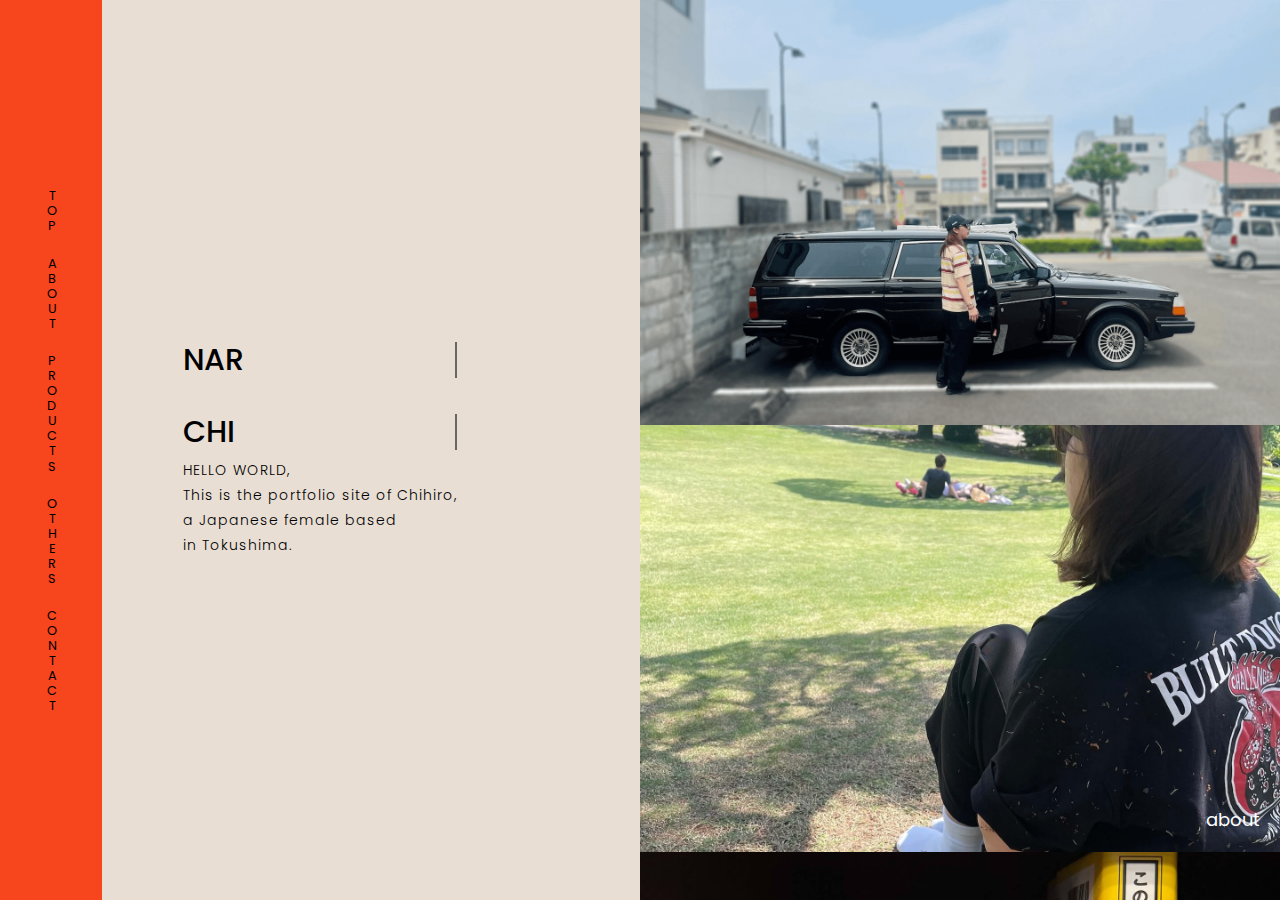
<file: index.html>
<!DOCTYPE html>
<html lang="ja">
    <head>
        <meta charset="UTF-8" />
        <meta name="viewport" content="width=device-width, initial-scale=1.0" />
        <title>first portfolio</title>

        <!-- Gフォントの読み込み -->
        <link rel="preconnect" href="https://fonts.googleapis.com" />
        <link rel="preconnect" href="https://fonts.gstatic.com" crossorigin />
        <link
            href="https://fonts.googleapis.com/css2?family=Poppins:ital,wght@0,100;0,200;0,300;0,400;0,500;0,600;0,700;0,800;0,900;1,100;1,200;1,300;1,400;1,500;1,600;1,700;1,800;1,900&display=swap"
            rel="stylesheet"
        />

        <link rel="stylesheet" href="./CSS/destyle.css" />
        <link rel="stylesheet" href="./CSS/common.css" />
        <link rel="stylesheet" href="./CSS/top.css" />
    </head>

    <body>
        <div class="wrap">
            <header>
                <div class="sidebar">
                    <nav class="header-nav">
                        <ul>
                            <li class="header-navlist"><a href="#">TOP</a></li>
                            <li class="header-navlist"><a href="./HTML/about.html">ABOUT</a></li>
                            <li class="header-navlist"><a href="./HTML/products.html">PRODUCTS</a></li>
                            <li class="header-navlist"><a href="./HTML/others.html">OTHERS</a></li>
                            <li class="header-navlist"><a href="mailto:chihiro2500nn@gmail.com">CONTACT</a></li>
                        </ul>
                    </nav>
                </div>
            </header>
            <!-- ヘッダー -->
            <main>
                <section class="TOP">
                    <div class="KV">
                        <img src="./img/KV.png" alt="キービジュアル" />
                    </div>
                    <div class="intro">
                        <div class="intro-inner">
                            <h1 class="name">
                                <span class="txt-rotate" data-period="2000" data-rotate='[ "NARUKAWA"]'></span>
                                <br />
                                <span class="txt-rotate" data-period="2000" data-rotate='[ "CHIHIRO"]'></span>
                            </h1>
                            <p>
                                HELLO WORLD,<br />This is the portfolio site of Chihiro, <br />a Japanese female based
                                <br />in Tokushima.
                            </p>
                        </div>
                    </div>
                </section>
                <section class="main-content">
                    <div class="about">
                        <a href="./HTML/about.html"
                            ><img src="./img/park2.jpg" alt="AboutImage" />
                            <h2>about</h2>
                        </a>
                    </div>
                    <div class="products">
                        <a href="./HTML/products.html"
                            ><img src="./img/product2.jpg" alt="ProductsImage" />
                            <h2>products</h2>
                        </a>
                    </div>
                    <div class="others">
                        <a href="./HTML/others.html"
                            ><img src="./img/bali2.jpg" alt="OthersImage" />
                            <h2>others</h2>
                        </a>
                    </div>
                    <div class="contact">
                        <a href="mailto:chihiro2500nn@gmail.com">chihiro2500nn@gmail.com</a>
                        <h2>contact</h2>
                    </div>
                </section>
            </main>
            <!-- メイン -->
            <footer>
                <div class="footer-inner">
                    <nav class="footer-nav">
                        <ul>
                            <li><a href="#">TOP</a></li>
                            <li><a href="./HTML/about.html">ABOUT</a></li>
                            <li><a href="./HTML/products.html">PRODUCTS</a></li>
                            <li><a href="./HTML/others.html">OTHERS</a></li>
                            <li><a href="mailto:chihiro2500nn@gmail.com">CONTACT</a></li>
                        </ul>
                    </nav>
                    <p class="copy">Copyright © NARUKAWA CHIHIRO All Rights Reserved.</p>
                </div>
            </footer>
            <!-- フッター -->
        </div>
        <script
            src="https://code.jquery.com/jquery-3.7.1.min.js"
            integrity="sha256-/JqT3SQfawRcv/BIHPThkBvs0OEvtFFmqPF/lYI/Cxo="
            crossorigin="anonymous"
        ></script>
        <script src="./JS/script.js"></script>
    </body>
</html>
</file>
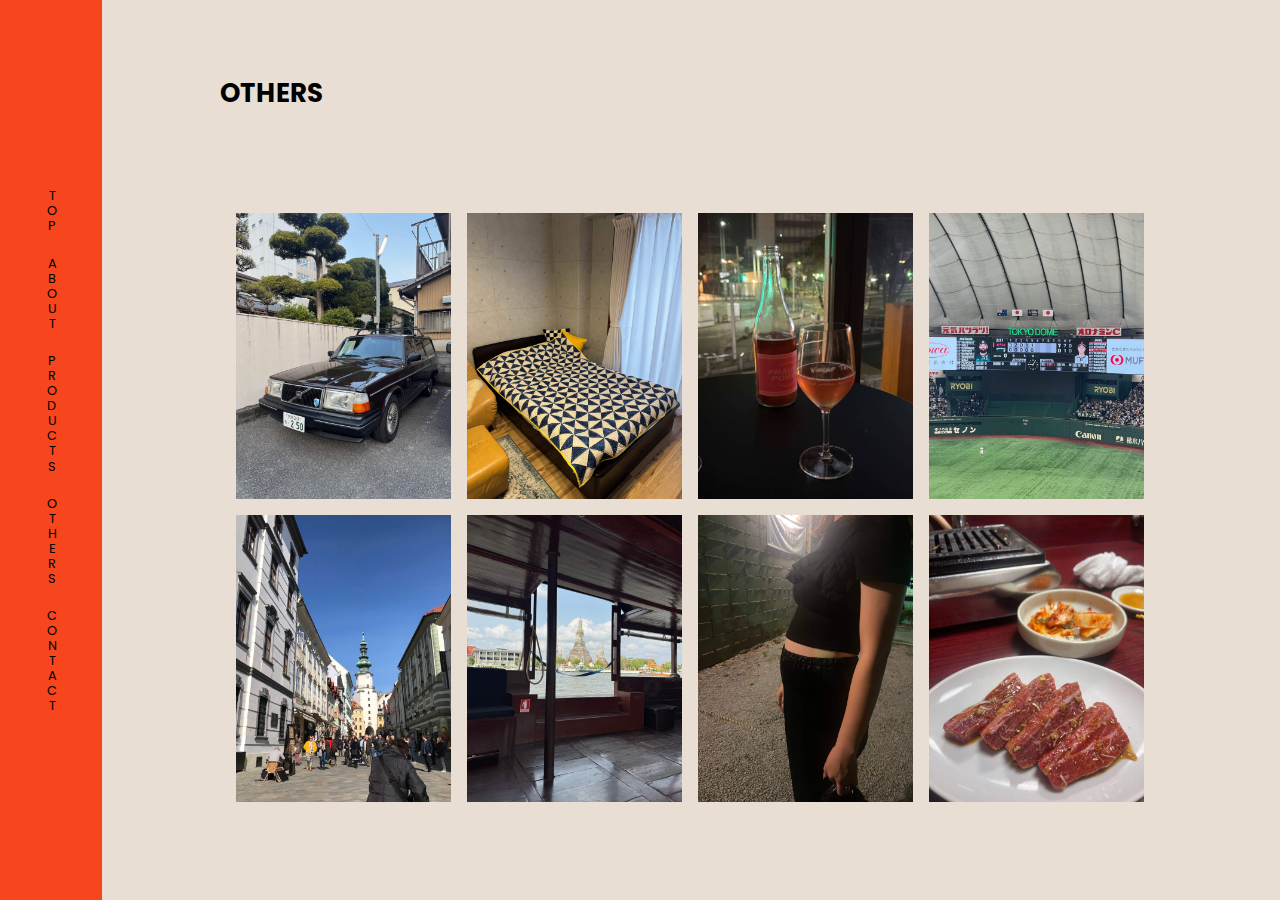
<file: HTML/others.html>
<!DOCTYPE html>
<html lang="ja">
    <head>
        <meta charset="UTF-8" />
        <meta name="viewport" content="width=device-width, initial-scale=1.0" />
        <title>OTHERSPAGE</title>

        <!-- Gフォントの読み込み -->
        <link rel="preconnect" href="https://fonts.googleapis.com" />
        <link rel="preconnect" href="https://fonts.gstatic.com" crossorigin />
        <link
            href="https://fonts.googleapis.com/css2?family=Poppins:ital,wght@0,100;0,200;0,300;0,400;0,500;0,600;0,700;0,800;0,900;1,100;1,200;1,300;1,400;1,500;1,600;1,700;1,800;1,900&display=swap"
            rel="stylesheet"
        />

        <link rel="stylesheet" href="../CSS/destyle.css" />
        <link rel="stylesheet" href="../CSS/common.css" />
        <link rel="stylesheet" href="../CSS/others.css" />
    </head>

    <body>
        <div class="wrap">
            <header>
                <div class="sidebar">
                    <nav class="header-nav">
                        <ul>
                            <li class="header-navlist"><a href="../index.html">TOP</a></li>
                            <li class="header-navlist"><a href="./about.html">ABOUT</a></li>
                            <li class="header-navlist"><a href="./products.html">PRODUCTS</a></li>
                            <li class="header-navlist"><a href="#">OTHERS</a></li>
                            <li class="header-navlist"><a href="mailto:chihiro2500nn@gmail.com">CONTACT</a></li>
                        </ul>
                    </nav>
                </div>
            </header>
            <!-- ヘッダー -->
            <main>
                <section class="page-title">
                    <h1>OTHERS</h1>
                </section>
                <section class="main-contents">
                <div class="container">
                    <div class="image-container">
                        <img src="../img/car.jpg" alt="車の画像" />
                        <div class="caption">愛車のvolvo240wagonは1993年製。</div>
                    </div>
                    <div class="image-container">
                        <img src="../img/quilt.jpg" alt="キルトの画像" />
                        <div class="caption">486枚の三角形を繋げて、ベットカバーを作成。コツコツ作業を続け、1年ちょっとで完成。</div>
                    </div>
                    <div class="image-container">
                        <img src="../img/wine.jpg" alt="ワインの画像" />
                        <div class="caption">ご飯に合うおいしいお酒があることを知ってから、ワインや日本酒が好きに。</div>
                    </div>
                    <div class="image-container">
                        <img src="../img/baseball.jpg" alt="WBCの画像" />
                        <div class="caption">球場で応援歌を聞きながら飲むビールは最高。2023年のWBC観戦で見ることができた大谷選手のHRは一生の思い出。</div>
                    </div>
                    <div class="image-container">
                        <img src="../img/EU.jpg" alt="ヨーロッパ旅行の画像" />
                        <div class="caption">旅先ではその土地ならではの景色や食事を楽しむ。母と祖母と訪れたスロバキア。</div>
                    </div>
                    <div class="image-container">
                        <img src="../img/thai.jpg" alt="タイ旅行の画像" />
                        <div class="caption">初めてのひとり旅でタイのバンコクへ。</div>
                    </div>
                    <div class="image-container">
                        <img src="../img/eat.jpg" alt="食後の画像" />
                        <div class="caption">食後は毎度こんなお腹になってしまうくらい食べることが好き。</div>
                    </div>
                    <div class="image-container">
                        <img src="../img/meat.jpg" alt="焼肉の画像" />
                        <div class="caption">地元の焼肉屋さんはほぼ制覇。東京に住んでいた頃に出会った焼肉屋さんは何度行っても衝撃的。</div>
                    </div>
                    </section>
                </div>
            </main>
            <!-- メインコンテンツ -->
            <footer>
                <div class="footer-inner">
                    <nav class="footer-nav">
                        <ul>
                            <li><a href="../index.html">TOP</a></li>
                            <li><a href="./about.html">ABOUT</a></li>
                            <li><a href="./products.html">PRODUCTS</a></li>
                            <li><a href="#">OTHERS</a></li>
                            <li><a href="mailto:chihiro2500nn@gmail.com">CONTACT</a></li>
                        </ul>
                    </nav>
                    <p class="copy">Copyright © NARUKAWA CHIHIRO All Rights Reserved.</p>
                </div>
            </footer>
            <!-- フッター -->
        </div>
        <script>document.addEventListener("DOMContentLoaded", function () {
    const containers = document.querySelectorAll('.image-container');

    containers.forEach(container => {
    container.addEventListener('click', function () {
        // スマホ（1024px以下）のときだけ処理
        if (window.innerWidth < 1024) {
        this.classList.toggle('active');
        }
    });
    });
});
</script>

    </body>
</html>
</file>
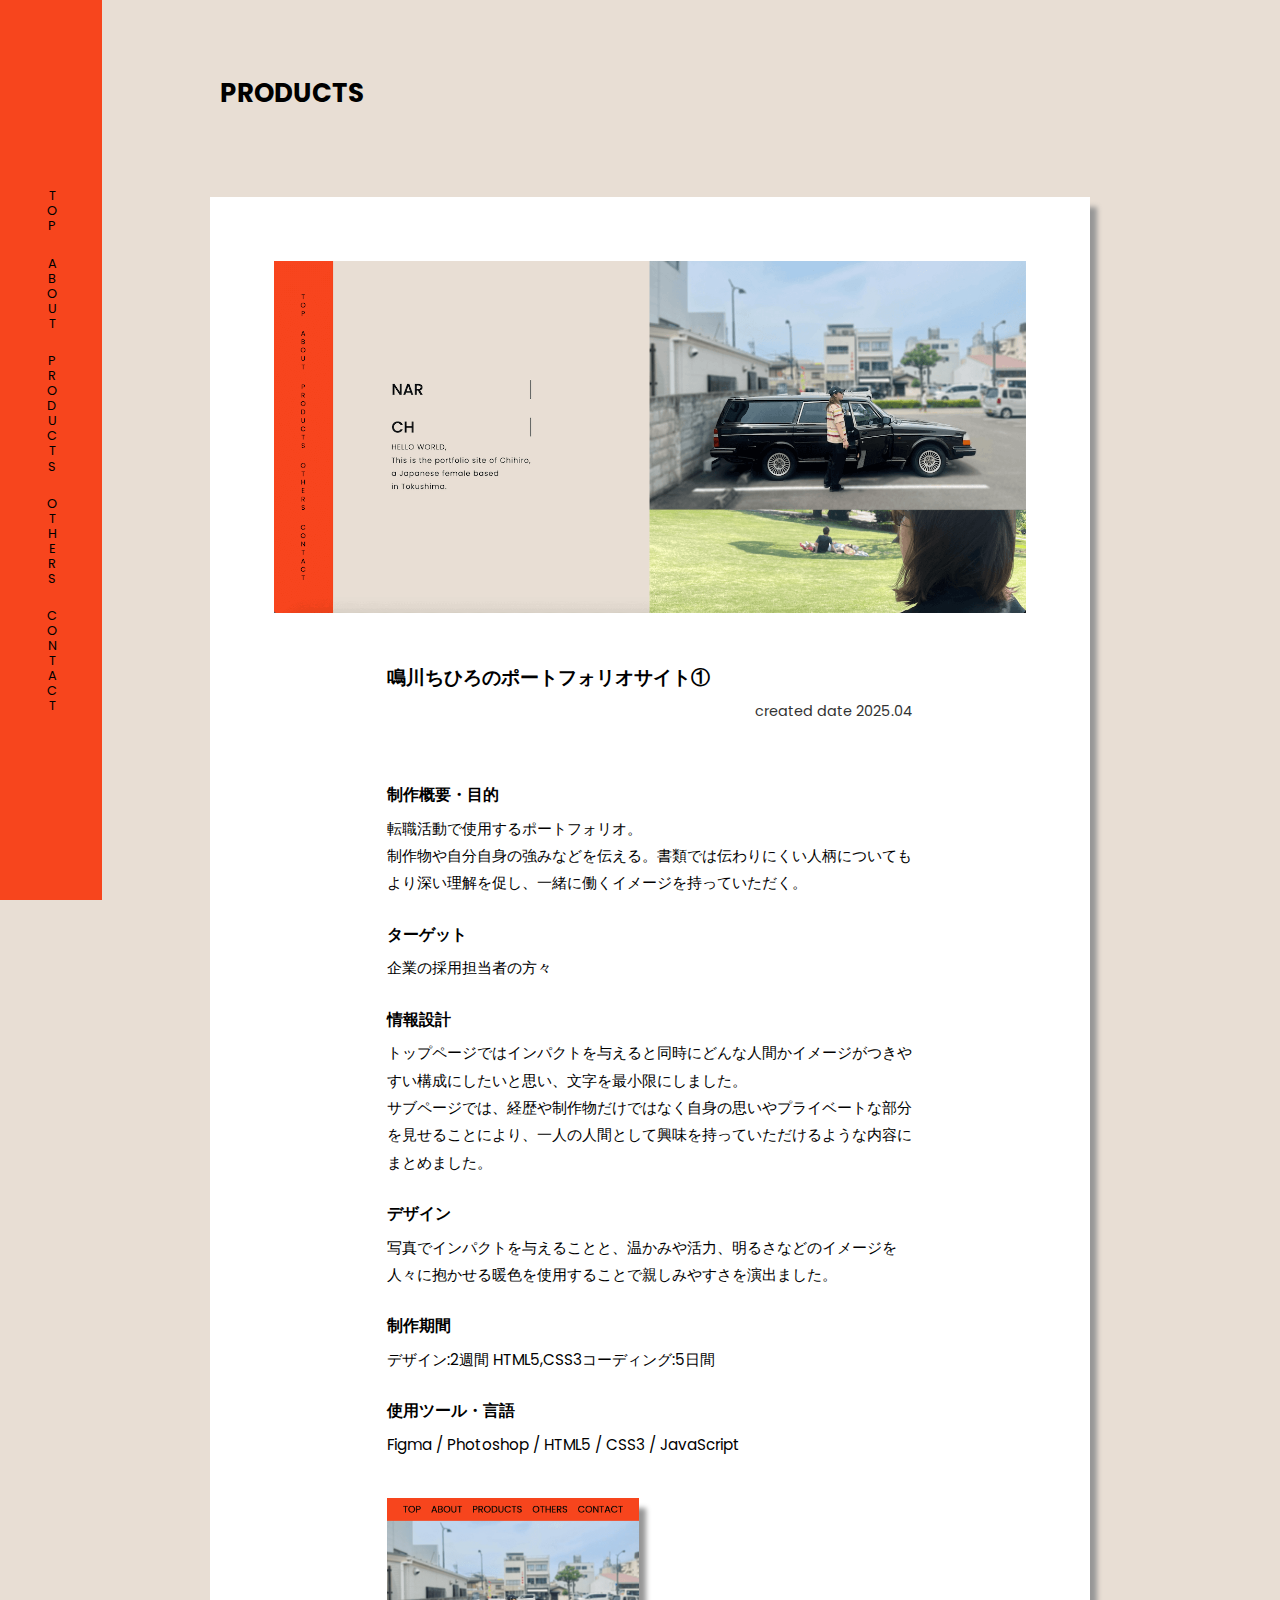
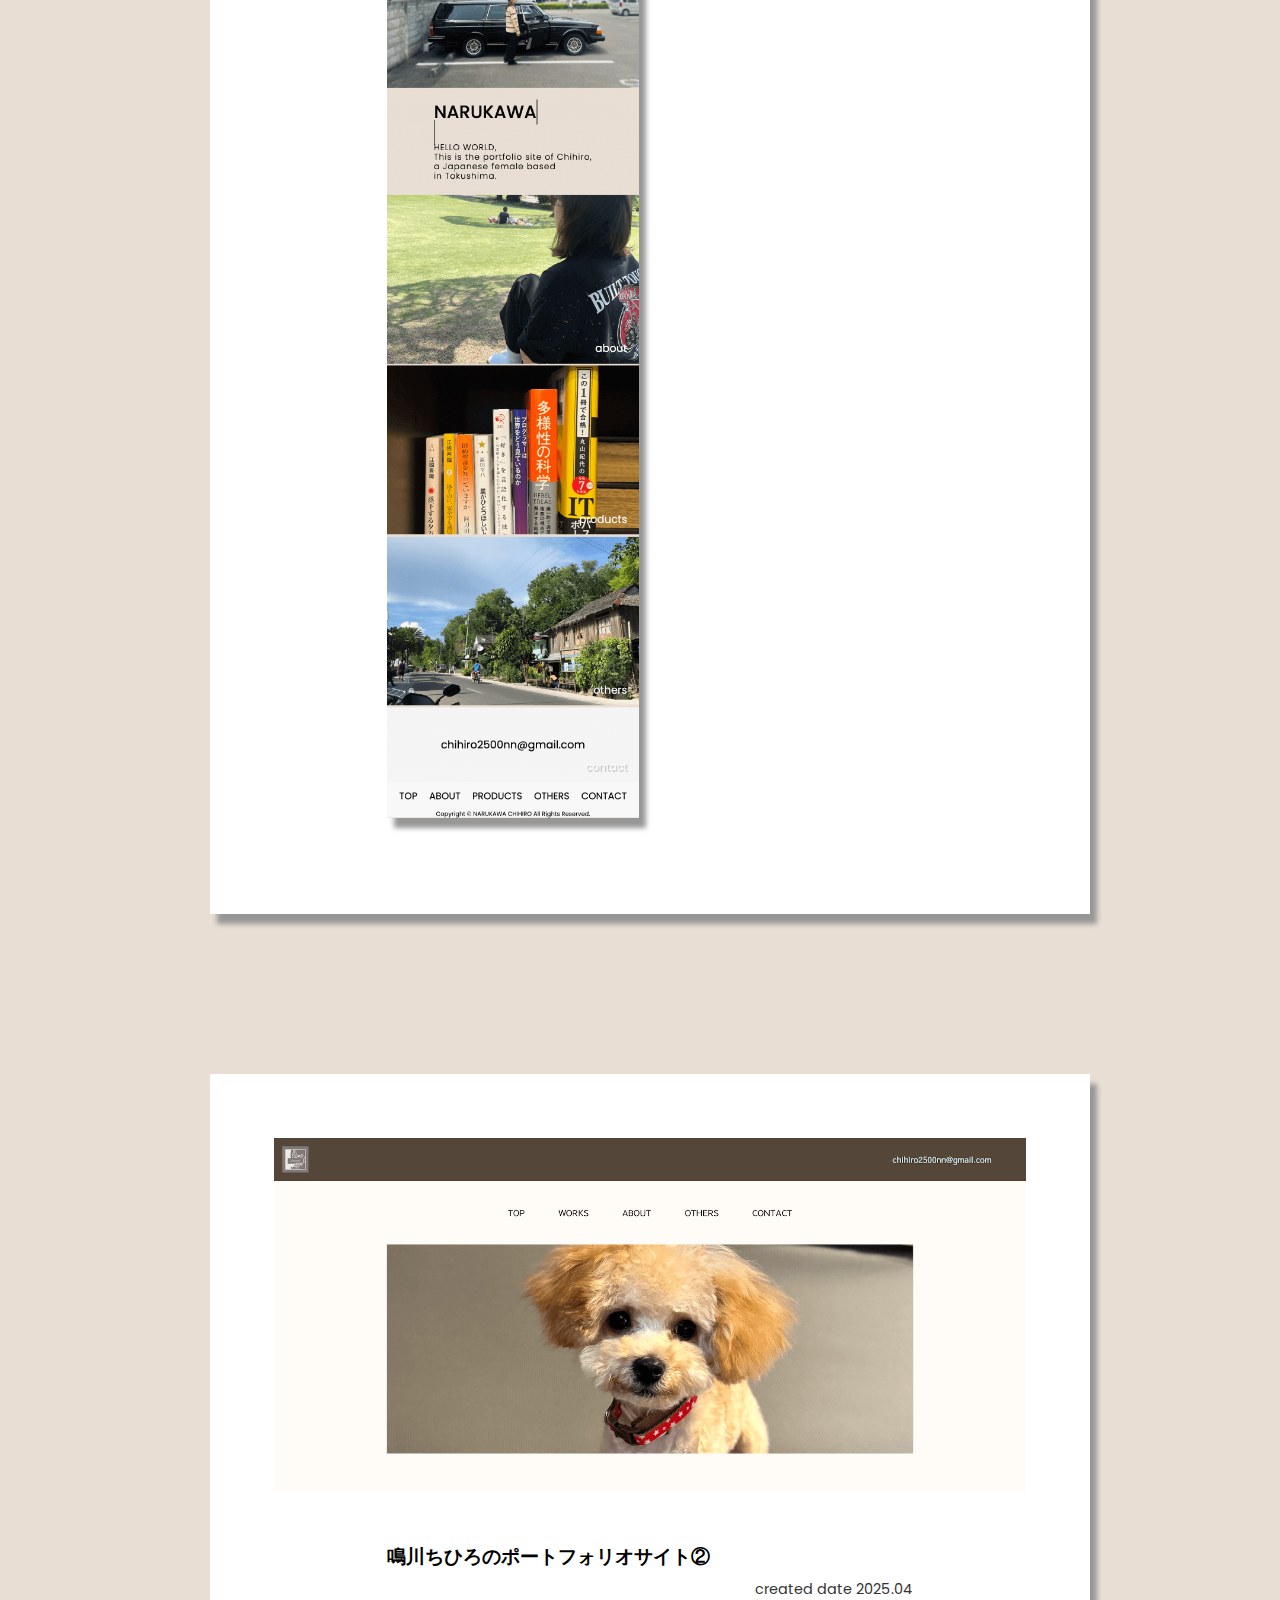
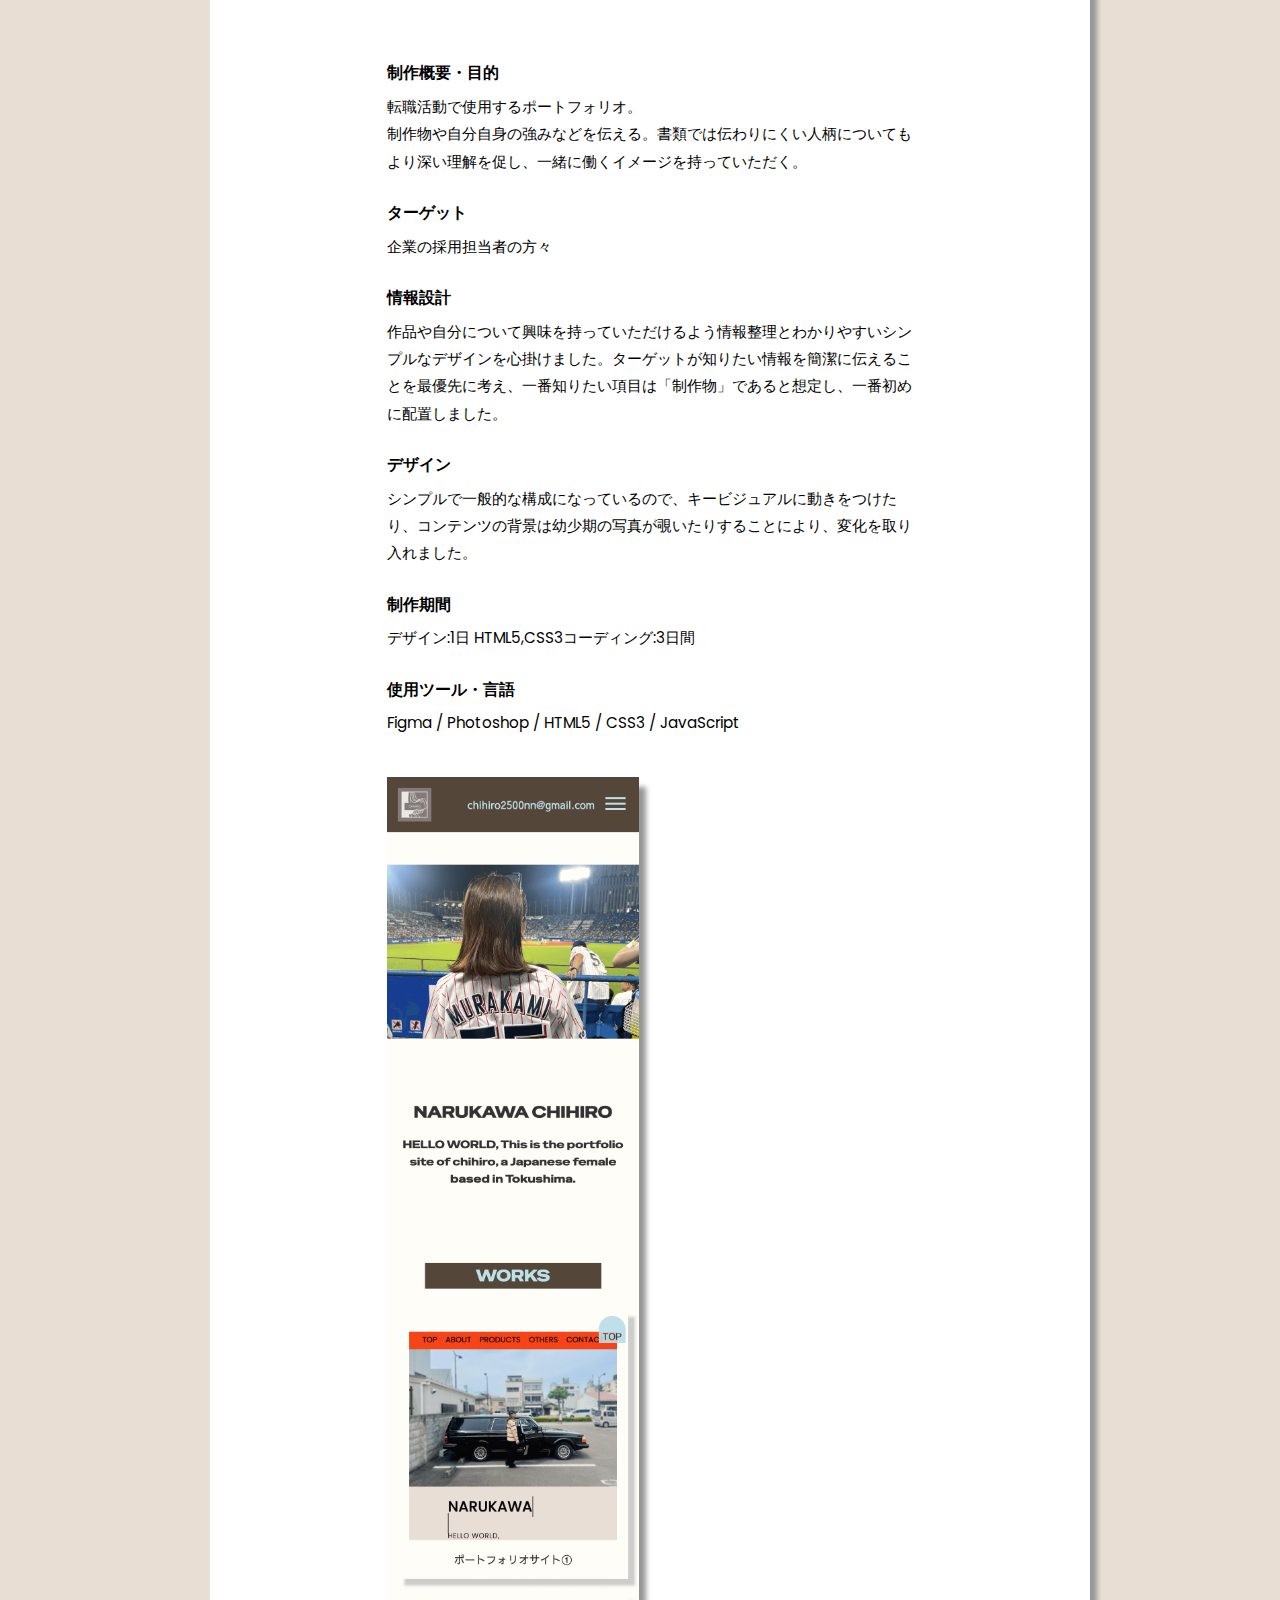
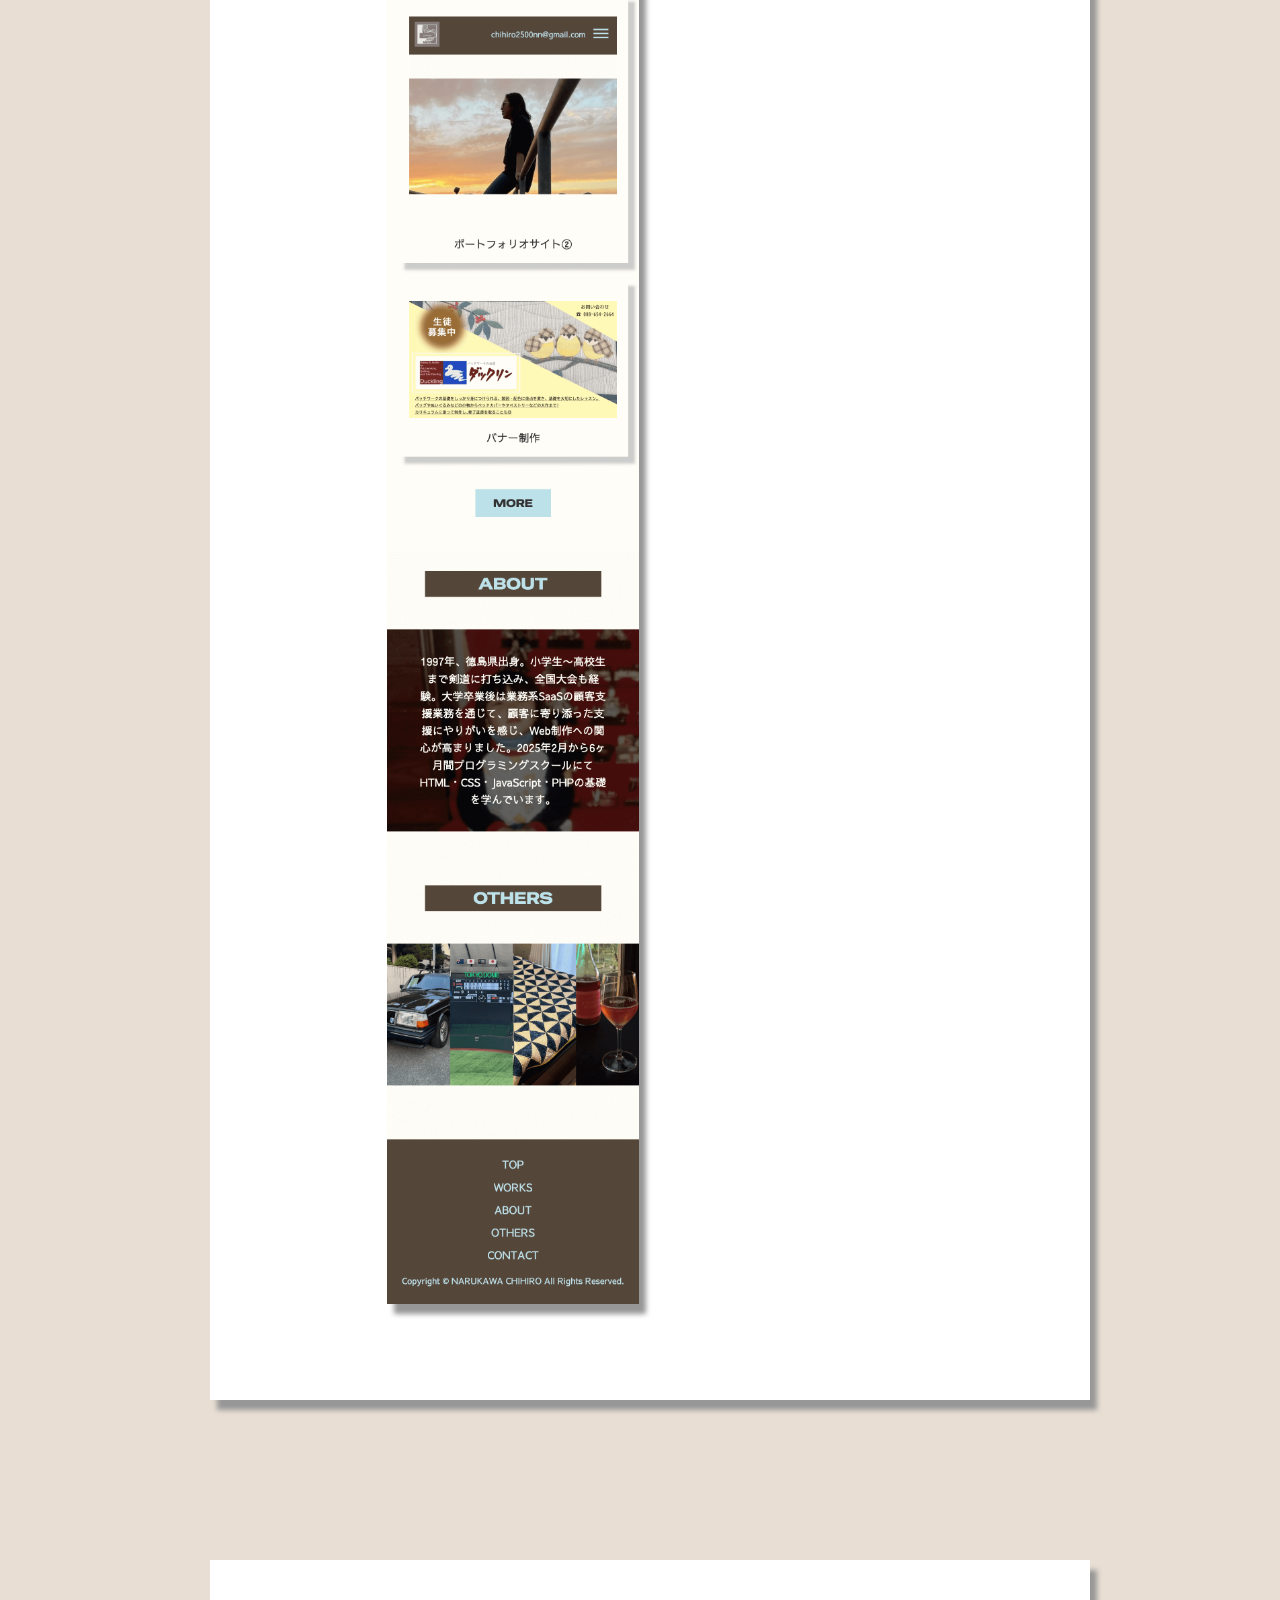
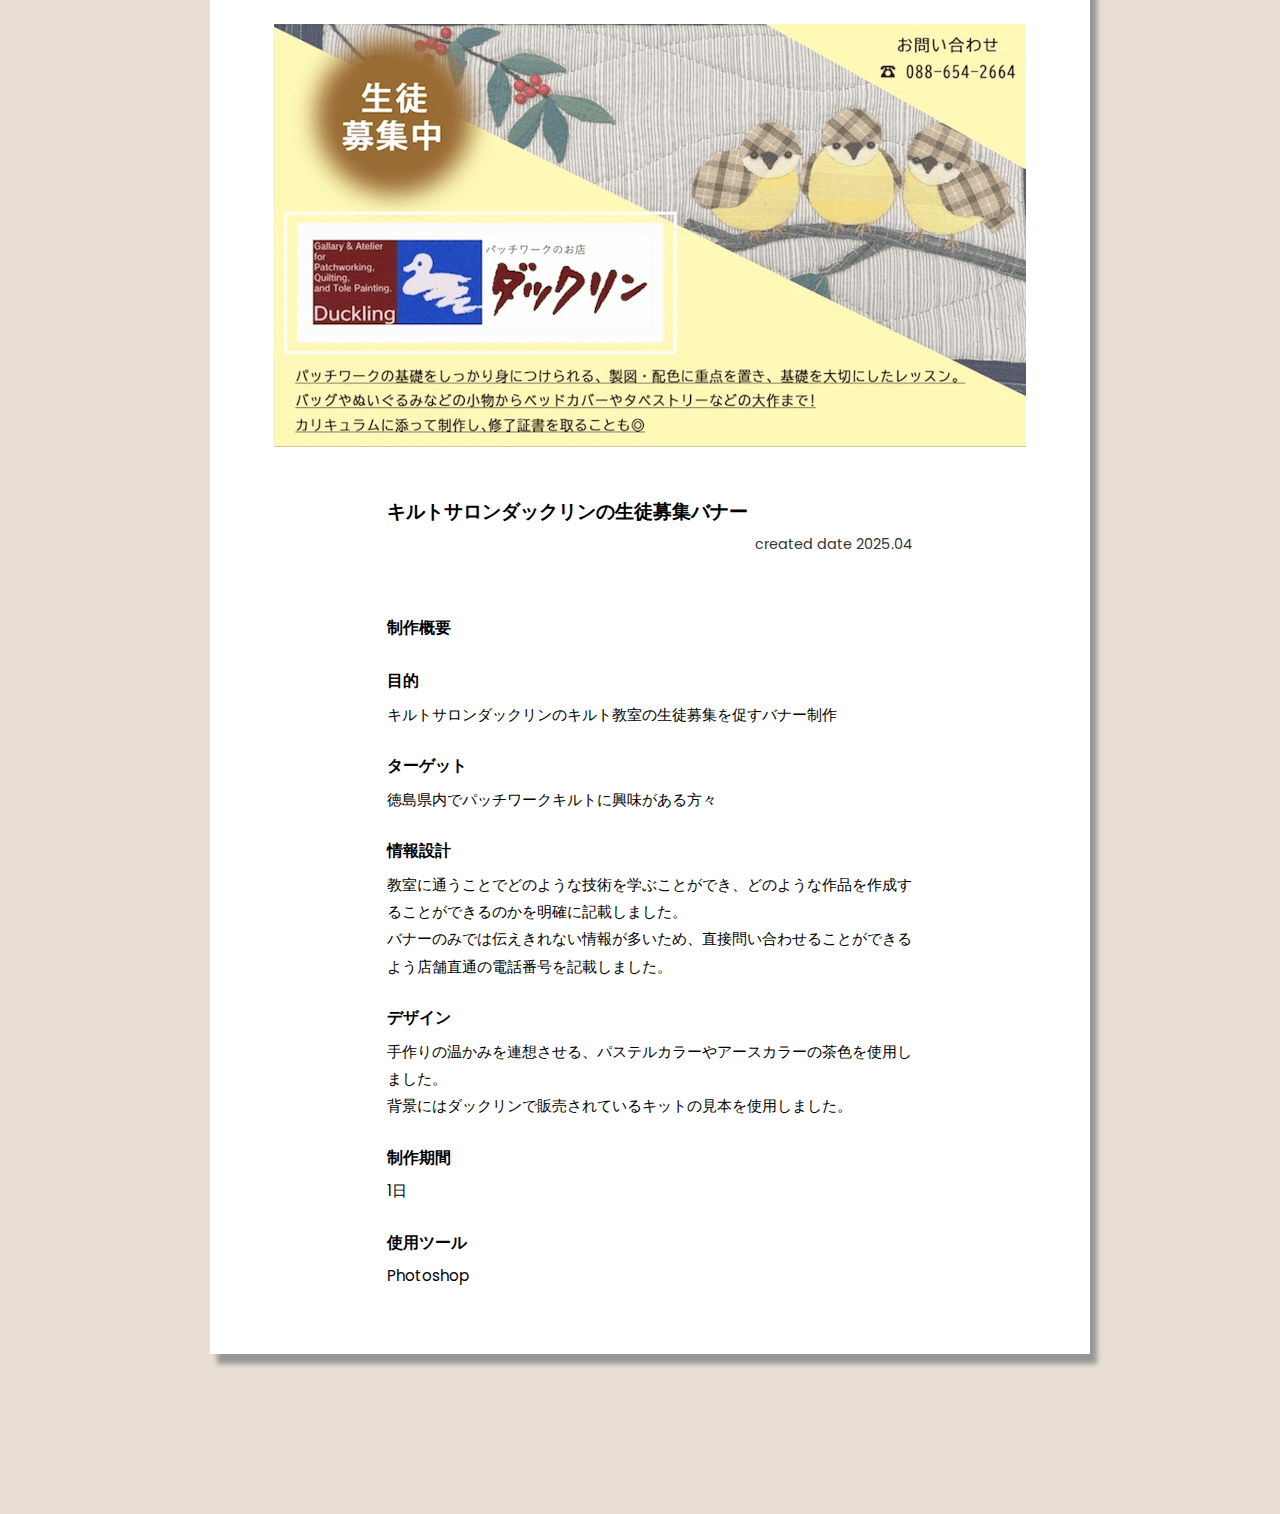
<file: HTML/products.html>
<!DOCTYPE html>
<html lang="ja">
    <head>
        <meta charset="UTF-8" />
        <meta name="viewport" content="width=device-width, initial-scale=1.0" />
        <title>PRODUCTPAGE</title>

        <!-- Gフォントの読み込み -->
        <link rel="preconnect" href="https://fonts.googleapis.com" />
        <link rel="preconnect" href="https://fonts.gstatic.com" crossorigin />
        <link
            href="https://fonts.googleapis.com/css2?family=Poppins:ital,wght@0,100;0,200;0,300;0,400;0,500;0,600;0,700;0,800;0,900;1,100;1,200;1,300;1,400;1,500;1,600;1,700;1,800;1,900&display=swap"
            rel="stylesheet"
        />

        <link rel="stylesheet" href="../CSS/destyle.css" />
        <link rel="stylesheet" href="../CSS/common.css">
        <link rel="stylesheet" href="../CSS/products.css" />
    </head>

    <body>
        <div class="wrap">
        <!-- ヘッダー -->
        <header>
            <div class="sidebar">
                <nav class="header-nav">
                    <ul>
                        <li class="header-navlist"><a href="../index.html">TOP</a></li>
                        <li class="header-navlist"><a href="../HTML/about.html">ABOUT</a></li>
                        <li class="header-navlist"><a href="#">PRODUCTS</a></li>
                        <li class="header-navlist"><a href="../HTML/others.html">OTHERS</a></li>
                        <li class="header-navlist"><a href="mailto:chihiro2500nn@gmail.com">CONTACT</a></li>
                    </ul>
                </nav>
            </div>
        </header>

        <main>
            <section class="page-title">
                <h1>PRODUCTS</h1>
            </section>

            <!-- プロダクト1 -->
            <section class="unit">
                <div class="img-box">
                <img src="../img/firsttop.png" alt="ポートフォリオサイトのイメージ1" /></div>
                <div class="title">
                    <h2>鳴川ちひろのポートフォリオサイト①</h2>
                    <p>created date 2025.04</p>
                </div>
                <div class="content">
                    <p class="item">制作概要・目的</p>
                    <p class="comment">転職活動で使用するポートフォリオ。<br>制作物や自分自身の強みなどを伝える。書類では伝わりにくい人柄についてもより深い理解を促し、一緒に働くイメージを持っていただく。</p>

                    <p class="item">ターゲット</p>
                    <p class="comment">企業の採用担当者の方々</p>

                    <p class="item">情報設計</p>
                    <p class="comment">トップページではインパクトを与えると同時にどんな人間かイメージがつきやすい構成にしたいと思い、文字を最小限にしました。
サブページでは、経歴や制作物だけではなく自身の思いやプライベートな部分を見せることにより、一人の人間として興味を持っていただけるような内容にまとめました。</p>

                    <p class="item">デザイン</p>
                    <p class="comment">写真でインパクトを与えることと、温かみや活力、明るさなどのイメージを人々に抱かせる暖色を使用することで親しみやすさを演出ました。</p>

                    <p class="item">制作期間</p>
                    <p class="comment">デザイン:2週間 <wbr>HTML5,CSS3コーディング:5日間</wbr></p>

                    <p class="item">使用ツール・言語</p>
                    <p class="comment">Figma / Photoshop / HTML5 / CSS3 / JavaScript</p>

                </div>
                <div class="under-img">
                    <img src="../img/portfolio1.png" alt="ポートフォリオサイトの全体イメージ" />
                </div>
            </section>

                        <!-- プロダクト2 -->
            <section class="unit">
                <div class="img-box">
                <img src="../img/portfolio2top.png" alt="ポートフォリオサイト2のイメージ" /></div>
                <div class="title">
                    <h2>鳴川ちひろのポートフォリオサイト②</h2>
                    <p>created date 2025.04</p>
                </div>
                <div class="content">
                    <p class="item">制作概要・目的</p>
                    <p class="comment">転職活動で使用するポートフォリオ。<br>制作物や自分自身の強みなどを伝える。書類では伝わりにくい人柄についてもより深い理解を促し、一緒に働くイメージを持っていただく。</p>

                    <p class="item">ターゲット</p>
                    <p class="comment">企業の採用担当者の方々</p>

                    <p class="item">情報設計</p>
                    <p class="comment">作品や自分について興味を持っていただけるよう情報整理とわかりやすいシンプルなデザインを心掛けました。ターゲットが知りたい情報を簡潔に伝えることを最優先に考え、一番知りたい項目は「制作物」であると想定し、一番初めに配置しました。</p>

                    <p class="item">デザイン</p>
                    <p class="comment">シンプルで一般的な構成になっているので、キービジュアルに動きをつけたり、コンテンツの背景は幼少期の写真が覗いたりすることにより、変化を取り入れました。</p>

                    <p class="item">制作期間</p>
                    <p class="comment">デザイン:1日 <wbr>HTML5,CSS3コーディング:3日間</wbr></p>

                    <p class="item">使用ツール・言語</p>
                    <p class="comment">Figma / Photoshop / HTML5 / CSS3 / JavaScript</p>

                </div>
                <div class="under-img">
                    <img src="../img/portfolio2.png" alt="ポートフォリオサイトの全体イメージ" />
                </div>
            </section>
            <!-- プロダクト3 -->
            <section class="unit">
                <div class="img-box">
                <img src="../img/duckling.png" alt="ダックリン生徒募集のバナー" /></div>
                <div class="title">
                    <h2>キルトサロンダックリンの生徒募集バナー</h2>
                    <p>created date 2025.04</p>
                </div>
                <div class="content">
                    <p class="item">制作概要</p>
                    <p class="comment"></p>

                    <p class="item">目的</p>
                    <p class="comment">キルトサロンダックリンのキルト教室の生徒募集を促すバナー制作</p>

                    <p class="item">ターゲット</p>
                    <p class="comment">徳島県内でパッチワークキルトに興味がある方々</p>

                    <p class="item">情報設計</p>
                    <p class="comment">教室に通うことでどのような技術を学ぶことができ、どのような作品を作成することができるのかを明確に記載しました。<br>バナーのみでは伝えきれない情報が多いため、直接問い合わせることができるよう店舗直通の電話番号を記載しました。</p>

                    <p class="item">デザイン</p>
                    <p class="comment">手作りの温かみを連想させる、パステルカラーやアースカラーの茶色を使用しました。<br>背景にはダックリンで販売されているキットの見本を使用しました。</p>

                    <p class="item">制作期間</p>
                    <p class="comment">1日</p>

                    <p class="item">使用ツール</p>
                    <p class="comment">Photoshop</p>

                </div>
            </section>

        </main>
        <footer>
            <div class="footer-inner">
                <nav class="footer-nav">
                    <ul>
                        <li><a href="../index.html">TOP</a></li>
                        <li><a href="./about.html">ABOUT</a></li>
                        <li><a href="#">PRODUCTS</a></li>
                        <li><a href="./others.html">OTHERS</a></li>
                        <li><a href="mailto:chihiro2500nn@gmail.com">CONTACT</a></li>
                    </ul>
                </nav>
                <p class="copy">Copyright © NARUKAWA CHIHIRO All Rights Reserved.</p>
            </div>
        </footer>
        <!-- フッター -->
        </div>
    </body>
</html>
</file>
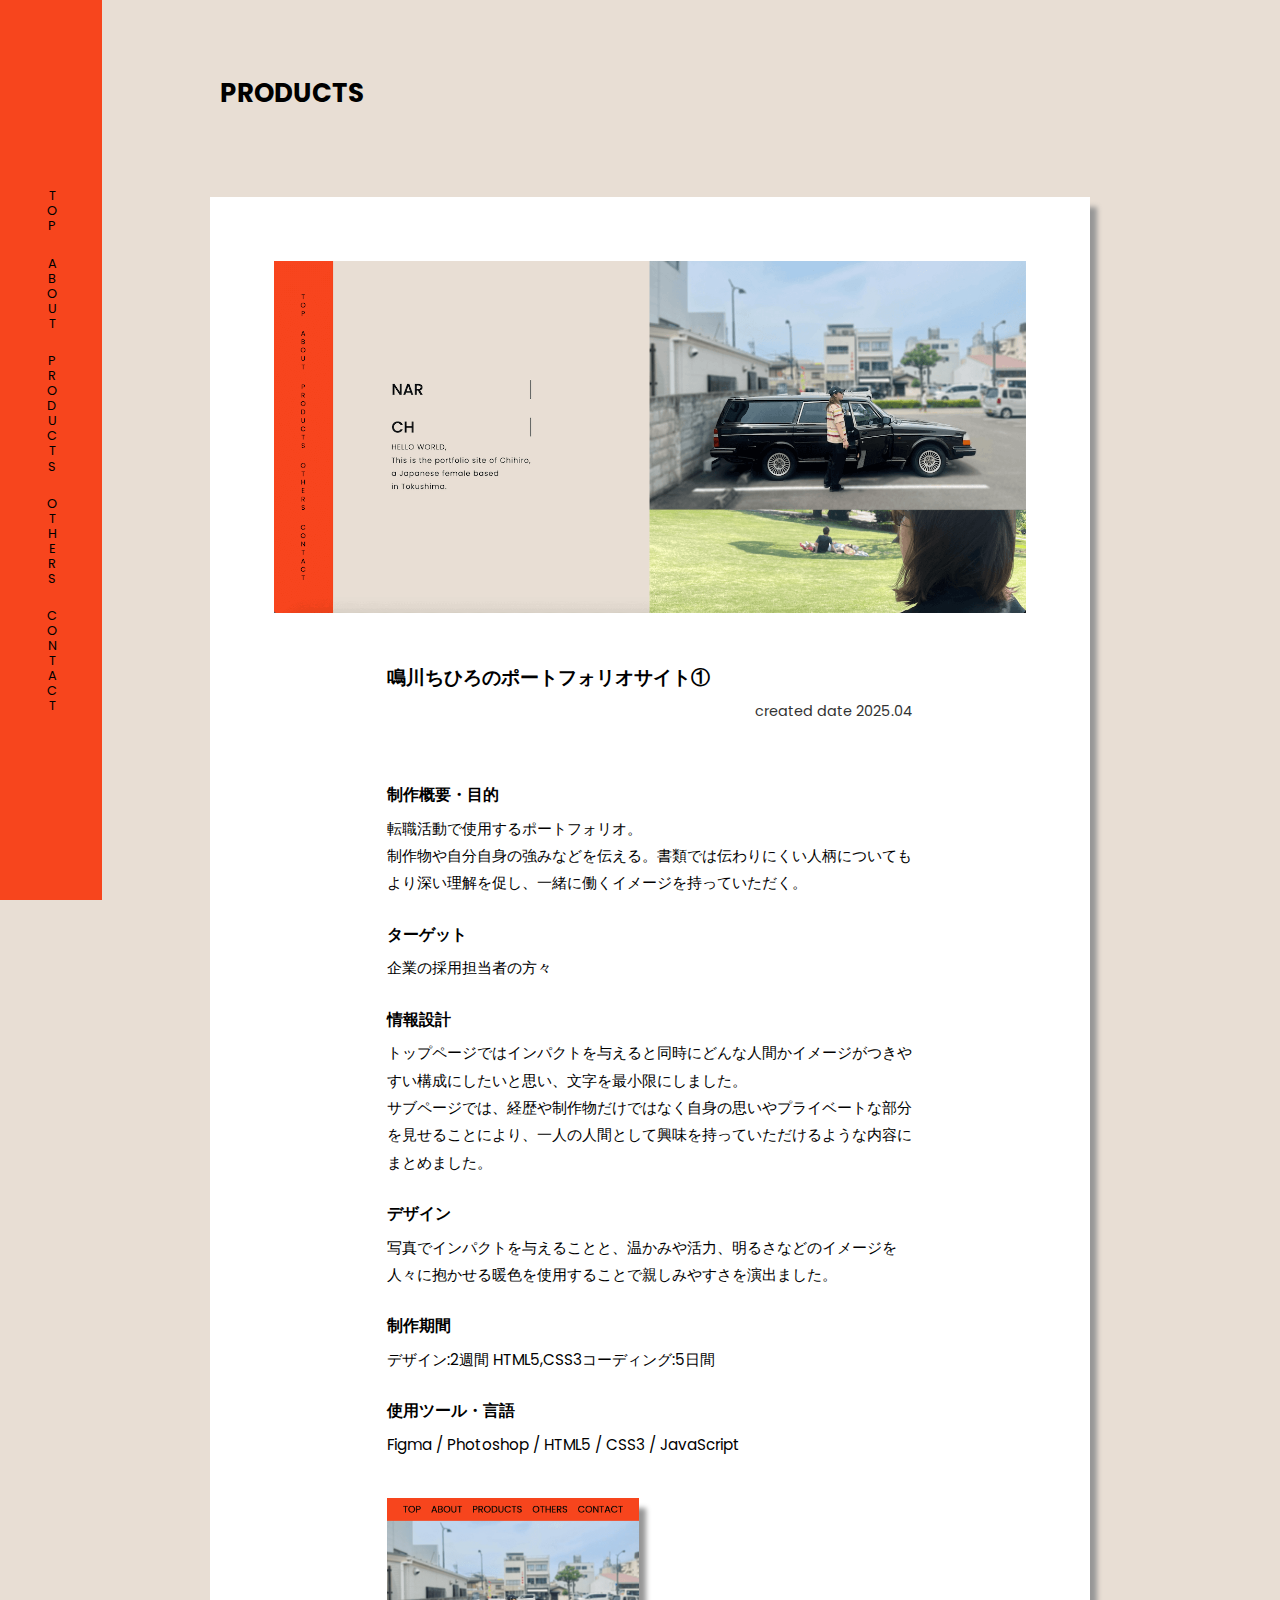
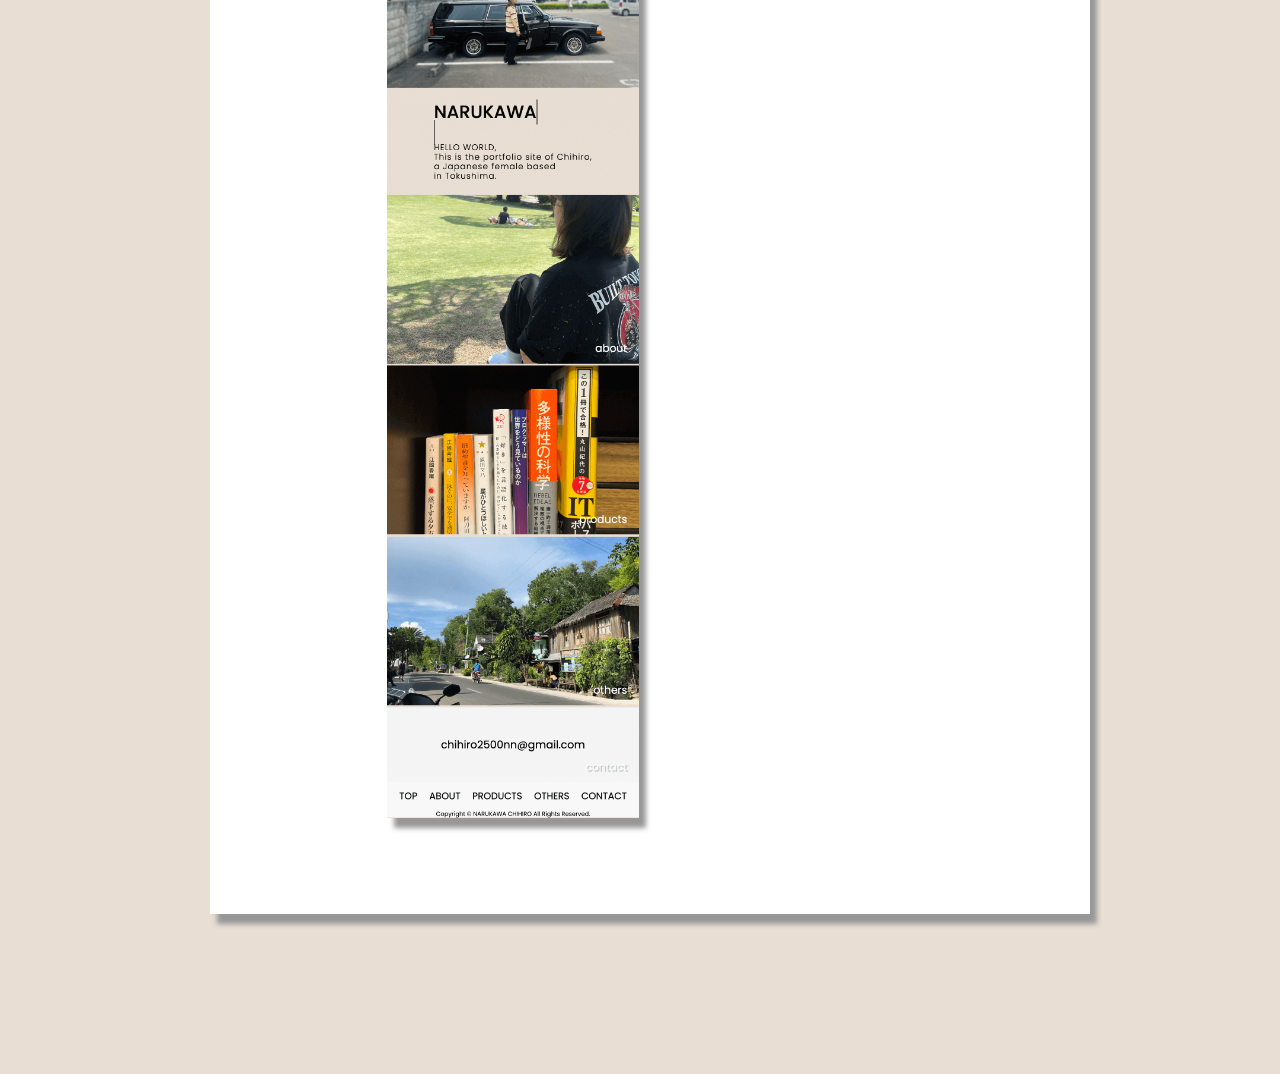
<file: HTML/products1.html>
<!DOCTYPE html>
<html lang="ja">
    <head>
        <meta charset="UTF-8" />
        <meta name="viewport" content="width=device-width, initial-scale=1.0" />
        <title>PRODUCTPAGE</title>

        <!-- Gフォントの読み込み -->
        <link rel="preconnect" href="https://fonts.googleapis.com" />
        <link rel="preconnect" href="https://fonts.gstatic.com" crossorigin />
        <link
            href="https://fonts.googleapis.com/css2?family=Poppins:ital,wght@0,100;0,200;0,300;0,400;0,500;0,600;0,700;0,800;0,900;1,100;1,200;1,300;1,400;1,500;1,600;1,700;1,800;1,900&display=swap"
            rel="stylesheet"
        />

        <link rel="stylesheet" href="../CSS/destyle.css" />
        <link rel="stylesheet" href="../CSS/common.css">
        <link rel="stylesheet" href="../CSS/products.css" />
    </head>

    <body>
        <div class="wrap">
        <!-- ヘッダー -->
        <header>
            <div class="sidebar">
                <nav class="header-nav">
                    <ul>
                        <li class="header-navlist"><a href="../index.html">TOP</a></li>
                        <li class="header-navlist"><a href="../HTML/about.html">ABOUT</a></li>
                        <li class="header-navlist"><a href="../HTML/productslist.html">PRODUCTS</a></li>
                        <li class="header-navlist"><a href="../HTML/others.html">OTHERS</a></li>
                        <li class="header-navlist"><a href="mailto:chihiro2500nn@gmail.com">CONTACT</a></li>
                    </ul>
                </nav>
            </div>
        </header>

        <main>
            <section class="page-title">
                <h1>PRODUCTS</h1>
            </section>

            <!-- プロダクト1 -->
            <section class="unit">
                <div class="img-box">
                <img src="../img/firsttop.png" alt="ポートフォリオサイトのイメージ1" /></div>
                <div class="title">
                    <h2>鳴川ちひろのポートフォリオサイト①</h2>
                    <p>created date 2025.04</p>
                </div>
                <div class="content">
                    <p class="item">制作概要・目的</p>
                    <p class="comment">転職活動で使用するポートフォリオ。<br>制作物や自分自身の強みなどを伝える。書類では伝わりにくい人柄についてもより深い理解を促し、一緒に働くイメージを持っていただく。</p>

                    <p class="item">ターゲット</p>
                    <p class="comment">企業の採用担当者の方々</p>

                    <p class="item">情報設計</p>
                    <p class="comment">トップページではインパクトを与えると同時にどんな人間かイメージがつきやすい構成にしたいと思い、文字を最小限にしました。
サブページでは、経歴や制作物だけではなく自身の思いやプライベートな部分を見せることにより、一人の人間として興味を持っていただけるような内容にまとめました。</p>

                    <p class="item">デザイン</p>
                    <p class="comment">写真でインパクトを与えることと、温かみや活力、明るさなどのイメージを人々に抱かせる暖色を使用することで親しみやすさを演出ました。</p>

                    <p class="item">制作期間</p>
                    <p class="comment">デザイン:2週間 <wbr>HTML5,CSS3コーディング:5日間</wbr></p>

                    <p class="item">使用ツール・言語</p>
                    <p class="comment">Figma / Photoshop / HTML5 / CSS3 / JavaScript</p>

                </div>
                <div class="under-img">
                    <img src="../img/portfolio1.png" alt="ポートフォリオサイトの全体イメージ" />
                </div>
            </section>

        </main>
        <footer>
            <div class="footer-inner">
                <nav class="footer-nav">
                    <ul>
                        <li><a href="../index.html">TOP</a></li>
                        <li><a href="./about.html">ABOUT</a></li>
                        <li><a href="../HTML/productslist.html">PRODUCTS</a></li>
                        <li><a href="./others.html">OTHERS</a></li>
                        <li><a href="mailto:chihiro2500nn@gmail.com">CONTACT</a></li>
                    </ul>
                </nav>
                <p class="copy">Copyright © NARUKAWA CHIHIRO All Rights Reserved.</p>
            </div>
        </footer>
        <!-- フッター -->
        </div>
    </body>
</html>
</file>
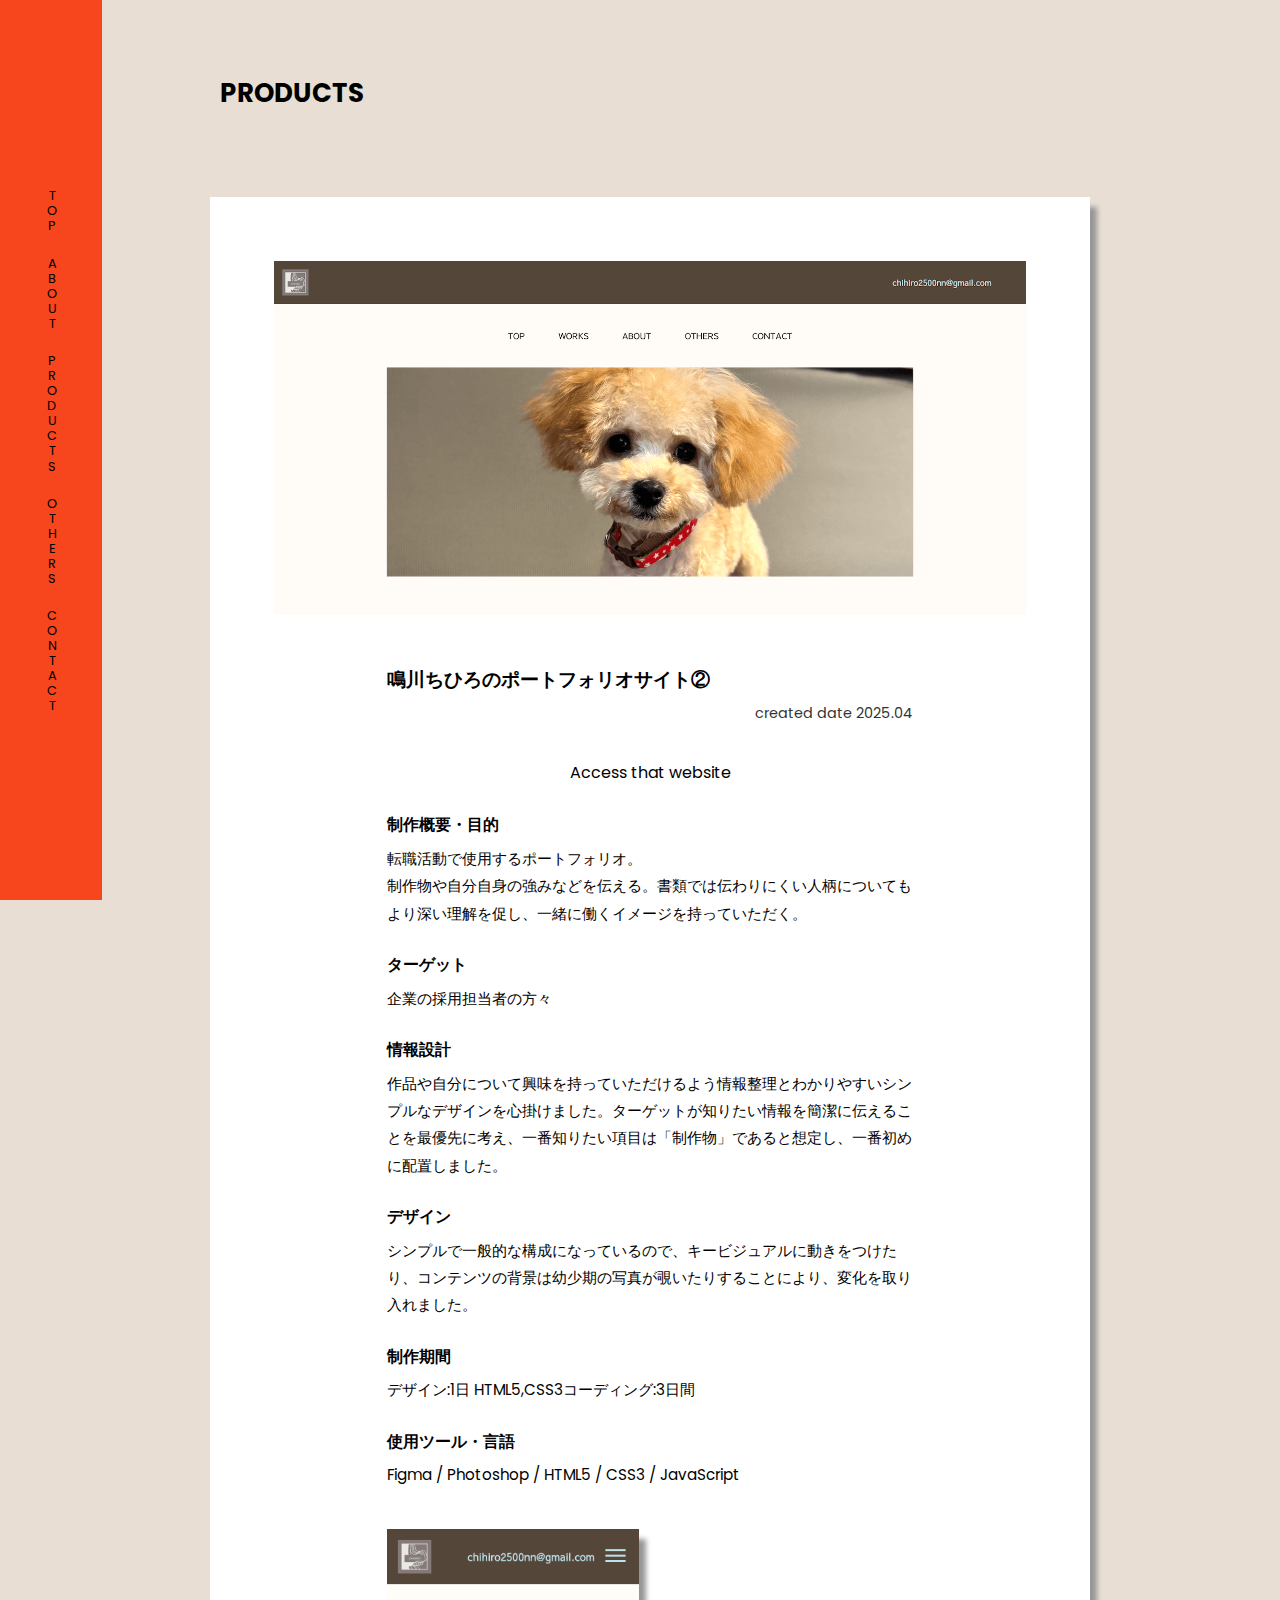
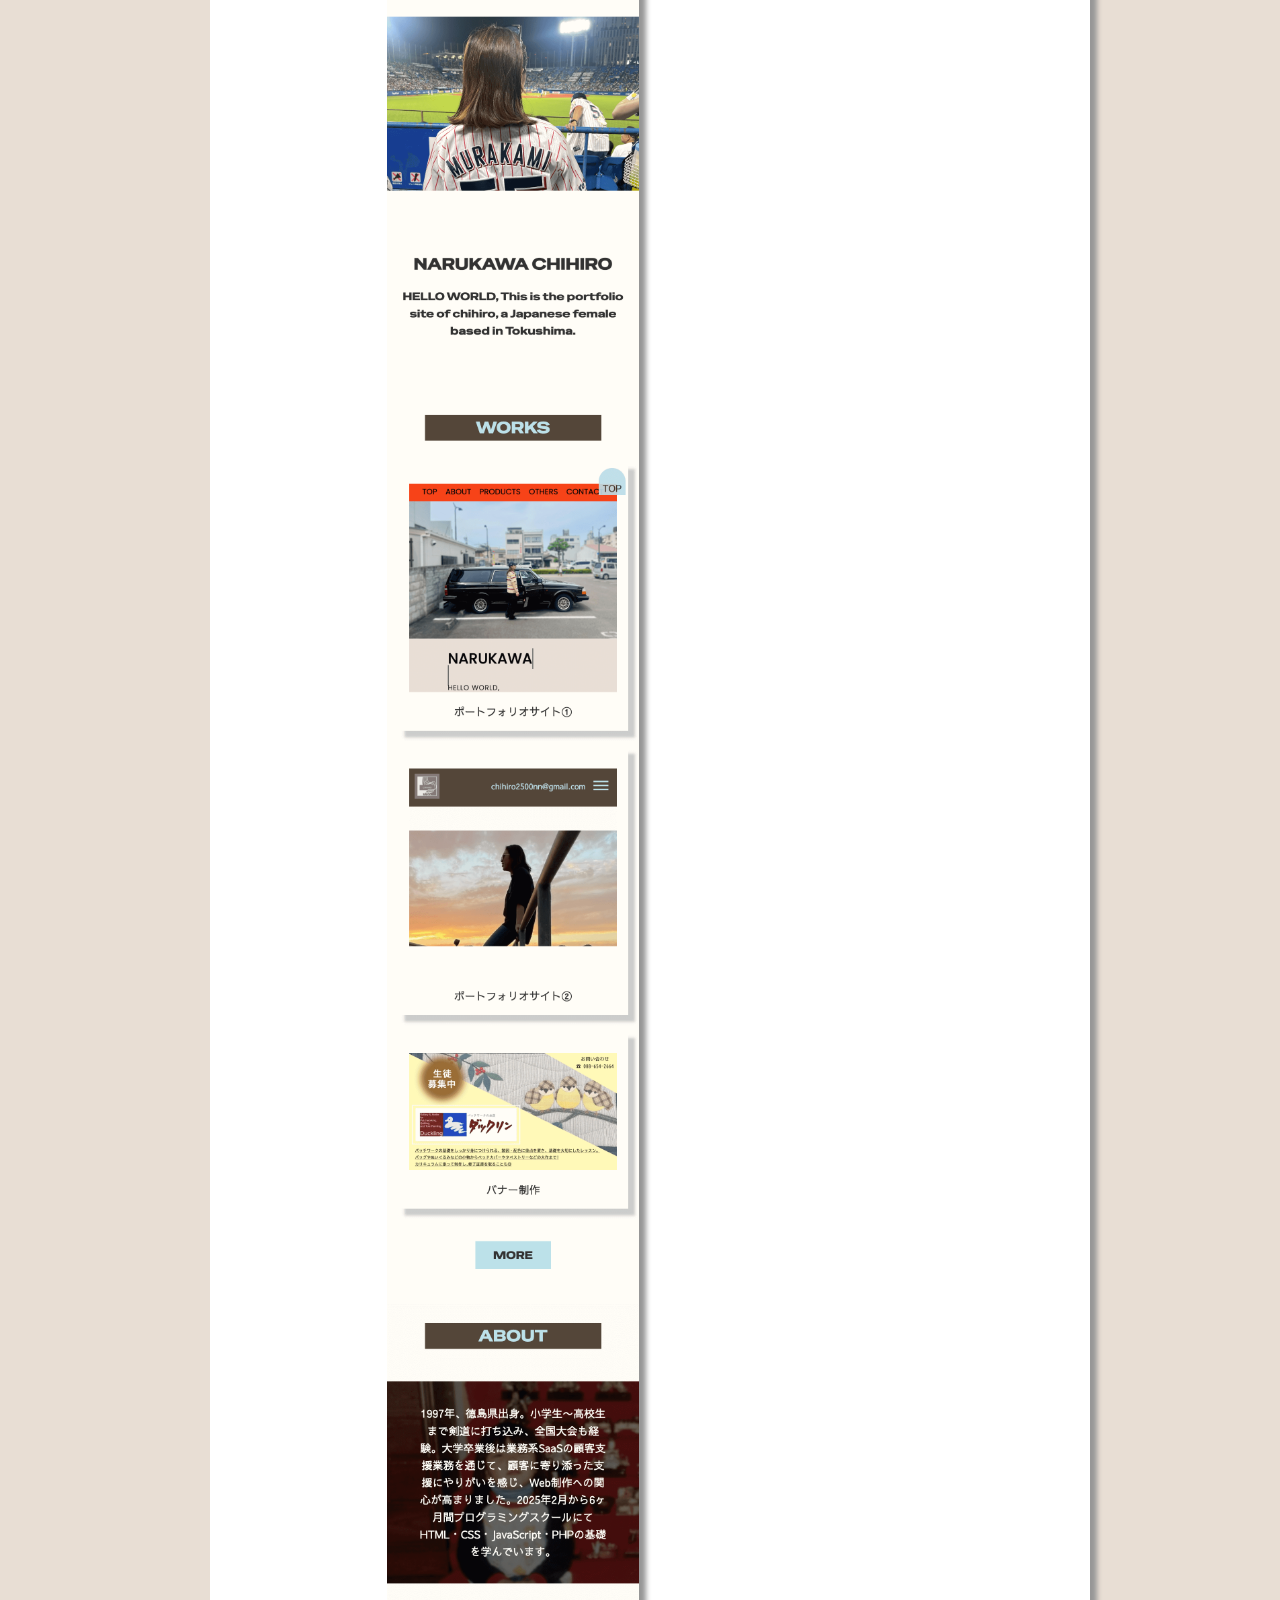
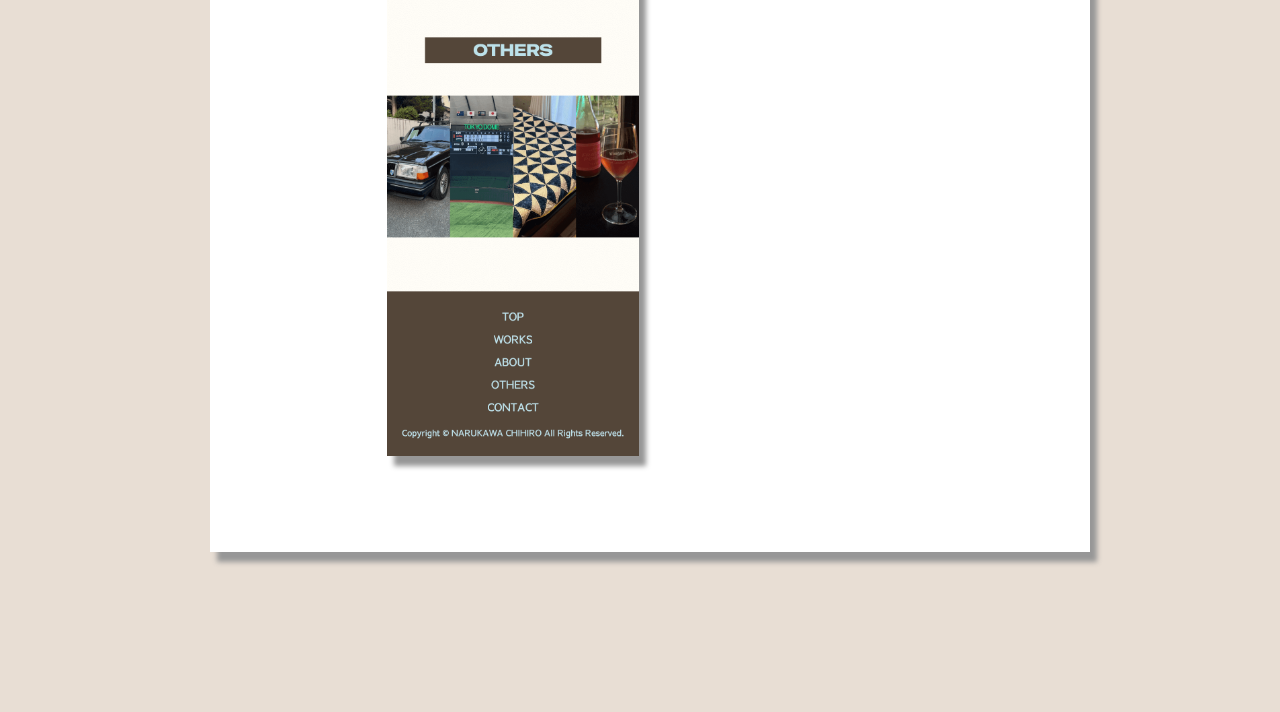
<file: HTML/products2.html>
<!DOCTYPE html>
<html lang="ja">
    <head>
        <meta charset="UTF-8" />
        <meta name="viewport" content="width=device-width, initial-scale=1.0" />
        <title>PRODUCTPAGE</title>

        <!-- Gフォントの読み込み -->
        <link rel="preconnect" href="https://fonts.googleapis.com" />
        <link rel="preconnect" href="https://fonts.gstatic.com" crossorigin />
        <link
            href="https://fonts.googleapis.com/css2?family=Poppins:ital,wght@0,100;0,200;0,300;0,400;0,500;0,600;0,700;0,800;0,900;1,100;1,200;1,300;1,400;1,500;1,600;1,700;1,800;1,900&display=swap"
            rel="stylesheet"
        />

        <link rel="stylesheet" href="../CSS/destyle.css" />
        <link rel="stylesheet" href="../CSS/common.css">
        <link rel="stylesheet" href="../CSS/products.css" />
    </head>

    <body>
        <div class="wrap">
        <!-- ヘッダー -->
        <header>
            <div class="sidebar">
                <nav class="header-nav">
                    <ul>
                        <li class="header-navlist"><a href="../index.html">TOP</a></li>
                        <li class="header-navlist"><a href="../HTML/about.html">ABOUT</a></li>
                        <li class="header-navlist"><a href="../HTML/productslist.html">PRODUCTS</a></li>
                        <li class="header-navlist"><a href="../HTML/others.html">OTHERS</a></li>
                        <li class="header-navlist"><a href="mailto:chihiro2500nn@gmail.com">CONTACT</a></li>
                    </ul>
                </nav>
            </div>
        </header>

        <main>
            <section class="page-title">
                <h1>PRODUCTS</h1>
            </section>

                        <!-- プロダクト2 -->
            <section class="unit">
                <div class="img-box">
                <img src="../img/portfolio2top.png" alt="ポートフォリオサイト2のイメージ" /></div>
                <div class="title">
                    <h2>鳴川ちひろのポートフォリオサイト②</h2>
                    <p>created date 2025.04</p>
                </div>
                <div class="visit-btn">
                    <a href="https://chihiro25work.github.io/second/">Access that website</a>
                </div>
                <div class="content">
                    <p class="item">制作概要・目的</p>
                    <p class="comment">転職活動で使用するポートフォリオ。<br>制作物や自分自身の強みなどを伝える。書類では伝わりにくい人柄についてもより深い理解を促し、一緒に働くイメージを持っていただく。</p>

                    <p class="item">ターゲット</p>
                    <p class="comment">企業の採用担当者の方々</p>

                    <p class="item">情報設計</p>
                    <p class="comment">作品や自分について興味を持っていただけるよう情報整理とわかりやすいシンプルなデザインを心掛けました。ターゲットが知りたい情報を簡潔に伝えることを最優先に考え、一番知りたい項目は「制作物」であると想定し、一番初めに配置しました。</p>

                    <p class="item">デザイン</p>
                    <p class="comment">シンプルで一般的な構成になっているので、キービジュアルに動きをつけたり、コンテンツの背景は幼少期の写真が覗いたりすることにより、変化を取り入れました。</p>

                    <p class="item">制作期間</p>
                    <p class="comment">デザイン:1日 <wbr>HTML5,CSS3コーディング:3日間</wbr></p>

                    <p class="item">使用ツール・言語</p>
                    <p class="comment">Figma / Photoshop / HTML5 / CSS3 / JavaScript</p>

                </div>
                <div class="under-img">
                    <img src="../img/portfolio2.png" alt="ポートフォリオサイトの全体イメージ" />
                </div>
            </section>

        </main>
        <footer>
            <div class="footer-inner">
                <nav class="footer-nav">
                    <ul>
                        <li><a href="../index.html">TOP</a></li>
                        <li><a href="./about.html">ABOUT</a></li>
                        <li><a href="../HTML/productslist.html">PRODUCTS</a></li>
                        <li><a href="./others.html">OTHERS</a></li>
                        <li><a href="mailto:chihiro2500nn@gmail.com">CONTACT</a></li>
                    </ul>
                </nav>
                <p class="copy">Copyright © NARUKAWA CHIHIRO All Rights Reserved.</p>
            </div>
        </footer>
        <!-- フッター -->
        </div>
    </body>
</html>
</file>
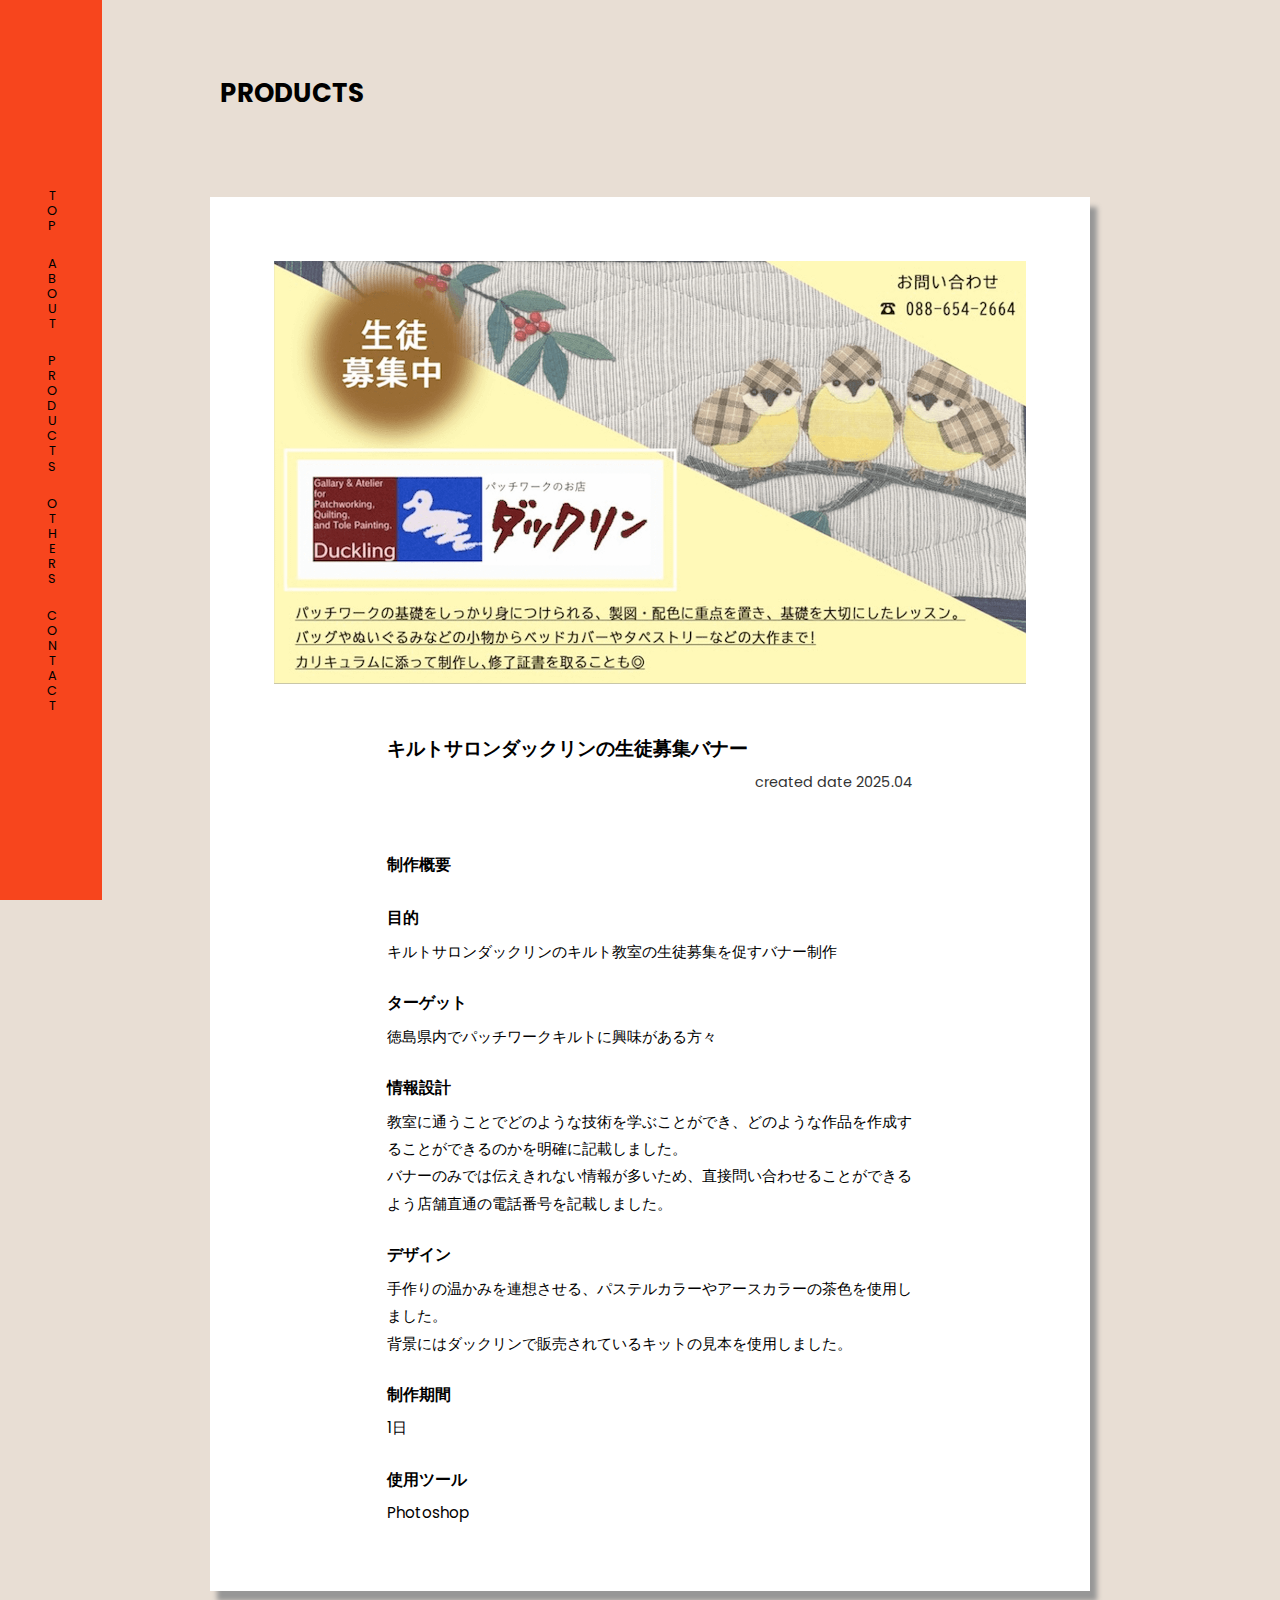
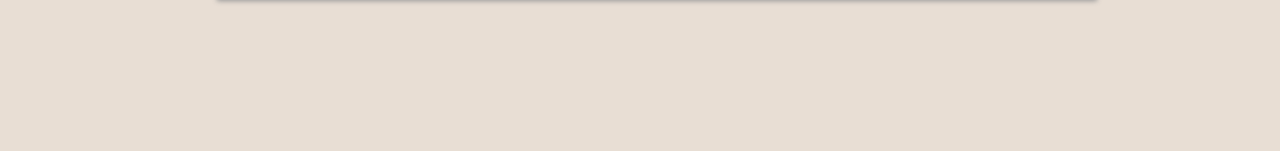
<file: HTML/products3.html>
<!DOCTYPE html>
<html lang="ja">
    <head>
        <meta charset="UTF-8" />
        <meta name="viewport" content="width=device-width, initial-scale=1.0" />
        <title>PRODUCTPAGE</title>

        <!-- Gフォントの読み込み -->
        <link rel="preconnect" href="https://fonts.googleapis.com" />
        <link rel="preconnect" href="https://fonts.gstatic.com" crossorigin />
        <link
            href="https://fonts.googleapis.com/css2?family=Poppins:ital,wght@0,100;0,200;0,300;0,400;0,500;0,600;0,700;0,800;0,900;1,100;1,200;1,300;1,400;1,500;1,600;1,700;1,800;1,900&display=swap"
            rel="stylesheet"
        />

        <link rel="stylesheet" href="../CSS/destyle.css" />
        <link rel="stylesheet" href="../CSS/common.css">
        <link rel="stylesheet" href="../CSS/products.css" />
    </head>

    <body>
        <div class="wrap">
        <!-- ヘッダー -->
        <header>
            <div class="sidebar">
                <nav class="header-nav">
                    <ul>
                        <li class="header-navlist"><a href="../index.html">TOP</a></li>
                        <li class="header-navlist"><a href="../HTML/about.html">ABOUT</a></li>
                        <li class="header-navlist"><a href="../HTML/productslist.html">PRODUCTS</a></li>
                        <li class="header-navlist"><a href="../HTML/others.html">OTHERS</a></li>
                        <li class="header-navlist"><a href="mailto:chihiro2500nn@gmail.com">CONTACT</a></li>
                    </ul>
                </nav>
            </div>
        </header>

        <main>
            <section class="page-title">
                <h1>PRODUCTS</h1>
            </section>

            <!-- プロダクト3 -->
            <section class="unit">
                <div class="img-box">
                <img src="../img/duckling.png" alt="ダックリン生徒募集のバナー" /></div>
                <div class="title">
                    <h2>キルトサロンダックリンの生徒募集バナー</h2>
                    <p>created date 2025.04</p>
                </div>
                <div class="content">
                    <p class="item">制作概要</p>
                    <p class="comment"></p>

                    <p class="item">目的</p>
                    <p class="comment">キルトサロンダックリンのキルト教室の生徒募集を促すバナー制作</p>

                    <p class="item">ターゲット</p>
                    <p class="comment">徳島県内でパッチワークキルトに興味がある方々</p>

                    <p class="item">情報設計</p>
                    <p class="comment">教室に通うことでどのような技術を学ぶことができ、どのような作品を作成することができるのかを明確に記載しました。<br>バナーのみでは伝えきれない情報が多いため、直接問い合わせることができるよう店舗直通の電話番号を記載しました。</p>

                    <p class="item">デザイン</p>
                    <p class="comment">手作りの温かみを連想させる、パステルカラーやアースカラーの茶色を使用しました。<br>背景にはダックリンで販売されているキットの見本を使用しました。</p>

                    <p class="item">制作期間</p>
                    <p class="comment">1日</p>

                    <p class="item">使用ツール</p>
                    <p class="comment">Photoshop</p>

                </div>
            </section>

        </main>
        <footer>
            <div class="footer-inner">
                <nav class="footer-nav">
                    <ul>
                        <li><a href="../index.html">TOP</a></li>
                        <li><a href="./about.html">ABOUT</a></li>
                        <li><a href="../HTML/productslist.html">PRODUCTS</a></li>
                        <li><a href="./others.html">OTHERS</a></li>
                        <li><a href="mailto:chihiro2500nn@gmail.com">CONTACT</a></li>
                    </ul>
                </nav>
                <p class="copy">Copyright © NARUKAWA CHIHIRO All Rights Reserved.</p>
            </div>
        </footer>
        <!-- フッター -->
        </div>
    </body>
</html>
</file>
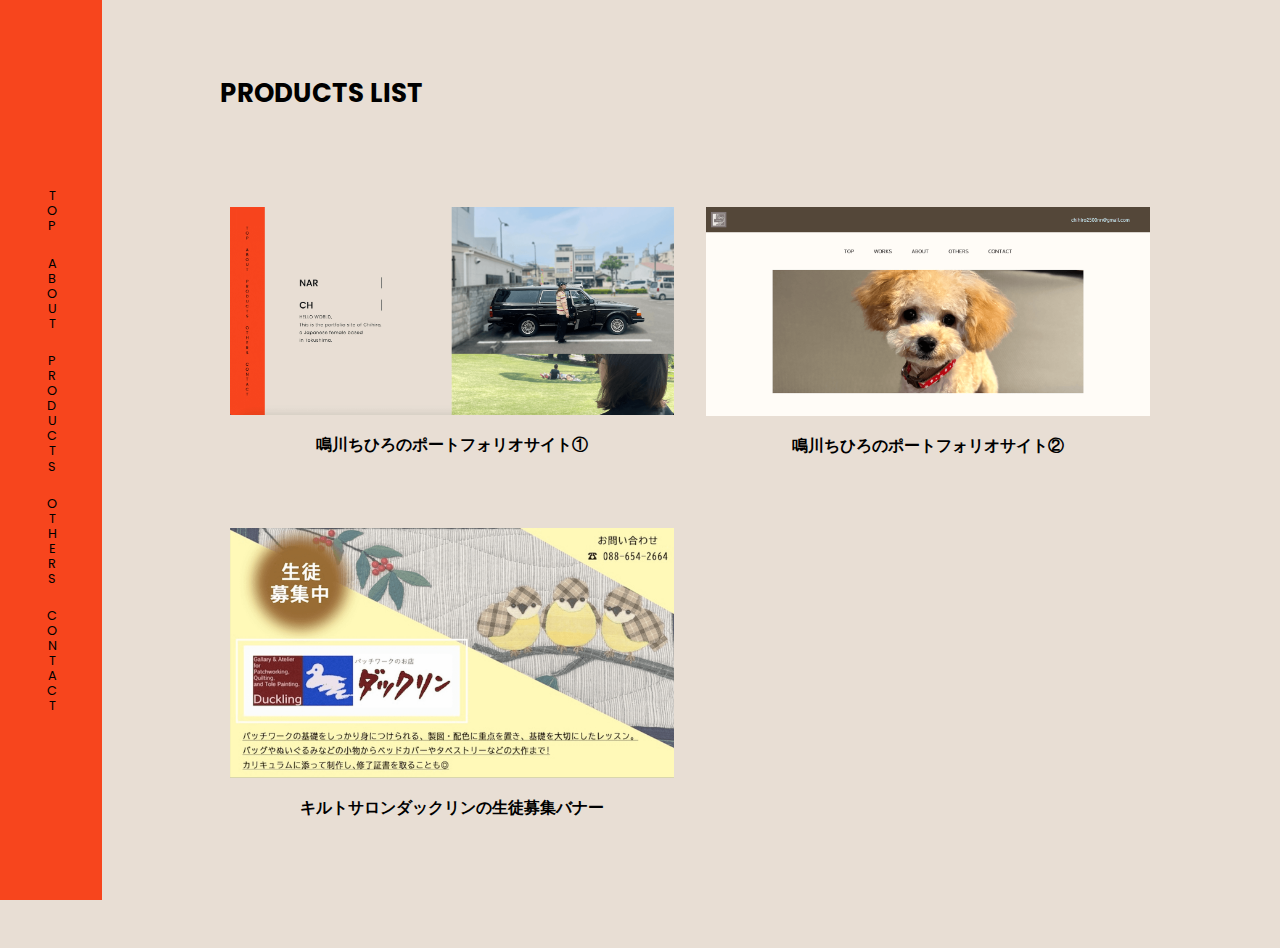
<file: HTML/productslist.html>
<!DOCTYPE html>
<html lang="ja">
<head>
    <meta charset="UTF-8" />
    <meta name="viewport" content="width=device-width, initial-scale=1.0" />
    <title>PRODUCTS LIST</title>

    <!-- Gフォントの読み込み -->
    <link rel="preconnect" href="https://fonts.googleapis.com" />
    <link rel="preconnect" href="https://fonts.gstatic.com" crossorigin />
    <link href="https://fonts.googleapis.com/css2?family=Poppins:ital,wght@0,100;0,200;0,300;0,400;0,500;0,600;0,700;0,800;0,900;1,100;1,200;1,300;1,400;1,500;1,600;1,700;1,800;1,900&display=swap" rel="stylesheet" />

    <link rel="stylesheet" href="../CSS/destyle.css" />
    <link rel="stylesheet" href="../CSS/common.css" />
    <link rel="stylesheet" href="../CSS/productslist.css" />
</head>

<body>
    <div class="wrap">
        <header>
            <div class="sidebar">
                <nav class="header-nav">
                    <ul>
                        <li class="header-navlist"><a href="../index.html">TOP</a></li>
                        <li class="header-navlist"><a href="./about.html">ABOUT</a></li>
                        <li class="header-navlist"><a href="#">PRODUCTS</a></li>
                        <li class="header-navlist"><a href="./others.html">OTHERS</a></li>
                        <li class="header-navlist"><a href="mailto:chihiro2500nn@gmail.com">CONTACT</a></li>
                    </ul>
                </nav>
            </div>
        </header>
        <!-- ヘッダー -->
        <main>
            <section class="page-title">
                <h1>PRODUCTS LIST</h1>
            </section>

            <section class="main-contents">
                <div class="container">
                    <div class="product-container">
                        <a href="../HTML/products1.html">
                            <img src="../img/firsttop.png" alt="制作物のイメージ" />
                            <div class="product-title">鳴川ちひろのポートフォリオサイト①</div>
                        </a>
                    </div>

                    <div class="product-container">
                        <a href="../HTML/products2.html">
                            <img src="../img/portfolio2top.png" alt="制作物のイメージ" />
                            <div class="product-title">鳴川ちひろのポートフォリオサイト②</div>
                        </a>
                    </div>

                    <div class="product-container">
                        <a href="../HTML/products3.html">
                            <img src="../img/duckling.png" alt="制作物のイメージ" />
                            <div class="product-title">キルトサロンダックリンの生徒募集バナー</div>
                        </a>
                    </div>
                </div>
            </section>
    </div>
    </main>
    <!-- メインコンテンツ -->
    <footer>
        <div class="footer-inner">
            <nav class="footer-nav">
                <ul>
                    <li><a href="../index.html">TOP</a></li>
                    <li><a href="./about.html">ABOUT</a></li>
                    <li><a href="#">PRODUCTS</a></li>
                    <li><a href="./others.html">OTHERS</a></li>
                    <li><a href="mailto:chihiro2500nn@gmail.com">CONTACT</a></li>
                </ul>
            </nav>
            <p class="copy">Copyright © NARUKAWA CHIHIRO All Rights Reserved.</p>
        </div>
    </footer>
    <!-- フッター -->
    </div>
    <script>document.addEventListener("DOMContentLoaded", function () {
            const containers = document.querySelectorAll('.image-container');

            containers.forEach(container => {
                container.addEventListener('click', function () {
                    // スマホ（1024px以下）のときだけ処理
                    if (window.innerWidth < 1024) {
                        this.classList.toggle('active');
                    }
                });
            });
        });
    </script>

</body>
</html>
</file>
<file: CSS/common.css>
@charset 'utf-8';
/* 全てに共通のスタイル */
body {
    margin: 0;
    display: flex;
    position: relative; /* 基準のボックス */
    flex-direction: column; /* モバイルでは縦並び */
    background-color: #e8ded4;
    font-family: "Poppins", sans-serif, Arial, sans-serif; /* Google Fonts */
    font-style: normal;
    padding: 0;
    height: 100%;
    overflow-y: auto; /* ボックス内に収まり切らない時 */
}

/* セクション共通 */
.page-title h1 {
    font-size: 26px;
    font-weight: bold;
}

/* ヘッダーナビ */
.sidebar {
    width: 100%;
    height: auto;
    background: #f7451d;
    text-align: center;
    padding: 10px 0;
    position: fixed; /* bodyに対して固定 */
    z-index: 10;
}
.header-nav ul {
    display: flex; /* 横並び */
    justify-content: center; /* 左右中央寄せ */
    list-style: none;
    flex-wrap: wrap; /* 折り返して表示 */
    gap: 1.2rem; /* 項目の間 */
    padding: 0;
    margin: 0;
}

.header-nav ul :hover {
    /* ホバー時のスタイル */
    background-color: #cd3917; /* 背景 */
    color: #fff; /* 白文字 */
    /* 他のスタイルも必要に応じて追加 */
}
.header-navlist a {
    font-size: 0.8rem;
    text-decoration: none; /* リンクの下線を消す */
    color: black;
}

/* ===== PCレイアウト ===== */
@media screen and (min-width: 1024px) {
    body {
        font-family: "Poppins", sans-serif;
        height: 100vh; /* 高さを画面いっぱいに */
        line-height: 1.8;
    }

    main {
        text-align: center; /* メインコンテンツ全て中央寄せ */
    }

    .page-title h1 {
        text-align: left;
    }

    .wrap {
        display: flex;
        flex-direction: row;
        width: 100%;
    }

    /* サイドバー（ヘッダーナビ） */
    .sidebar {
        width: 8vw;
        height: 100vh;
        position: fixed;
        top: 0;
        left: 0;
        background-color: #f7451d;
        display: flex;
        justify-content: center;
        align-items: center;
        writing-mode: vertical-rl; /* ← 文字を縦書きにする */
        text-orientation: upright;
        z-index: 10;
    }

    .header-nav ul {
        flex-wrap: wrap;
        align-items: center;
        font-size: 14px;
        gap: 22px;
    }

    .header-navlist a {
        letter-spacing: -0.15em;
    }

    /* フッター */
    footer {
        display: none;
    }
}
</file>
<file: CSS/top.css>
@charset 'utf-8';

/* メインコンテンツ */
main {
    width: 100%;
}
/* キービジュアル */
.KV {
    width: 100%;
    height: auto;
}
.KV img {
    width: 100%;
}

/* 名前・テキスト */
/* トップ左側コンテンツ */
.intro {
    display: flex;
    justify-content: center;
    align-items: center;
    height: 180px; /* 必要に応じて調整 */
    width: 100%;
    background-color: #e8ded4; /* 背景色 */
}

/* 文字を中央に */
.intro-inner {
    max-width: 600px; /* テキストの幅を調整 */
}
/* h1(名前)のスタイル */
.intro-inner h1 {
    font-weight: 500;
    font-size: 30px;
    color: #000;
}
/* pのスタイル */
.intro-inner p {
    font-weight: 300;
    font-size: 14px;
    color: #000;
    letter-spacing: 1px;
}
/* 右側コンテンツ */
/* 基準のボックス */
.about,
.products,
.others {
    position: relative; /* 親要素を基準に配置 */
    display: inline-block; /* コンテンツ幅に合わせる */
}
.about img,
.products img,
.others img {
    /* display: block; 余白をなくす */
    width: 100%; /* 必要に応じて調整 */
    height: auto;
}
/* 各タイトルを右下に絶対配置 */
.about h2,
.products h2,
.others h2 {
    position: absolute; /* 画像の上に配置 */
    bottom: 10px; /* 下からの距離 */
    right: 10px; /* 右からの距離 */
    /* background: rgba(0, 0, 0, 0.6); 背景を半透明にして見やすく */
    color: white; /* 文字色を白に */
    padding: 5px 10px; /* 余白を追加 */
    font-size: 18px;
}
/* ホバーしたら黒く */
.about {
    background: #111;
}
.about :hover {
    opacity: 0.5;
    transition: 0.3s;
}
.products {
    background: #111;
}
.products :hover {
    opacity: 0.5;
    transition: 0.3s;
}
.others {
    background: #111;
}
.others :hover {
    opacity: 0.5;
    transition: 0.3s;
}

/* コンタクトの基準のボックス */
.contact {
    position: relative; /* 親要素を基準にする */
    width: 100%; /* 必要に応じて調整 */
    height: 125px; /* 指定の高さ */
    background-color: #f4f4f4; /* 背景色（お好みで変更） */
    display: flex; /* 中央配置のために flexbox を使用 */
    justify-content: center; /* 横方向の中央揃え */
    align-items: center; /* 縦方向の中央揃え */
}
.contact a {
    font-size: 18px;
    text-decoration: none;
    color: #000; /* お好みの色に */
}

.contact h2 {
    position: absolute; /* ボックス内の右下に配置 */
    bottom: 10px; /* 下端から10pxの位置 */
    right: 10px; /* 右端から10pxの位置 */
    color: white; /* 文字色 */
    text-shadow: 2px 2px 0px rgba(0, 0, 0, 0.2);
    padding: 5px 10px; /* 余白 */
    font-size: 18px;
}

/* Footer */
footer {
    background: white;
    text-align: center;
}
.footer-nav ul {
    list-style: none;
    padding: 0;
    margin: 0;
    display: flex;
    flex-wrap: wrap;
    gap: 20px;
    justify-content: center;
    padding-top: 15px;
    margin-bottom: 15px;
}
.footer-inner a {
    text-decoration: none;
    color: black;
}
.copy {
    font-size: 10px;
}

/* ===== デスクトップレイアウト用 ===== */
@media screen and (min-width: 768px) {
    body {
        flex-direction: row; /* 左右分割レイアウト */
        height: 100vh; /* 高さを画面いっぱいに */
        overflow: hidden; /* 横スクロール防止 */
    }

    /* 画面左側の固定コンテンツ */
    .intro {
        position: fixed;
        width: 50%;
        height: 100vh;
        top: 0;
        left: 0;
        z-index: 2;
    }

    .intro-inner h1 {
        text-align: left;
        line-height: 1.2;
        margin-bottom: 8px;
    }
    .intro-inner p {
        text-align: left;
    }

    /* メインコンテンツ（スクロール可能） */
    main {
        width: 50%;
        margin-left: 50%;
        /* height: 100vh; */
        overflow-y: scroll;
        box-sizing: content-box;
        background-color: #fff;
    }

    /* 各セクション幅を統一 */
    .KV img,
    .about img,
    .products img,
    .others img {
        max-width: 100%;
        height: 100%;
    }

    /* フッター */
    /* footer {
        display: none;
    } */
}
</file>
<file: CSS/others.css>
@charset 'utf-8';

/* デフォルト：スマホ（モバイルファースト） */
.page-title {
    margin-top: 70px;
}
section {
    /* max-width: 700px; */
    margin-top: 30px;
    padding: 0 25px;
}

.container {
    display: grid;
    grid-template-columns: repeat(2, 1fr);
    gap: 16px;
    padding: 16px;
}

.image-container {
    position: relative;
    cursor: pointer;
}

.image-container img {
    width: 100%;
    display: block;
}

/* 説明文：スマホでは最初は非表示 */
.caption {
    display: none;
    background-color: rgba(0, 0, 0, 0.375);
    color: #f5f5f5;
    padding: 8px;
    position: absolute;
    bottom: 0;
    width: 100%;
    font-size: 14px;
}

/* スマホ：クリックで表示 */
.image-container.active .caption {
    display: block;
}

/* フッター */
footer {
    margin-top: 80px;
    background-color: #fff;
    padding: 20px 0;
    text-align: center;
    font-size: 12px;
}

footer nav ul {
    list-style: none;
    display: flex;
    justify-content: center;
    gap: 20px;
    padding: 0;
    margin-bottom: 10px;
}

footer nav ul li a {
    text-decoration: none;
}

footer p {
    font-size: 12px;
}

/* ========== PCレイアウト（1024px以上） ========== */
@media screen and (min-width: 1024px) {
    body {
        padding-left: 100px; /* ←サイドバーの幅に合わせて調整 */
    }

    .main-contents {
        margin: 80px;
        padding: 0 40px;
    }

    .page-title {
        padding-left: 120px;
    }
    .container {
        grid-template-columns: repeat(4, 1fr);
    }

    /* ホバーで説明文表示 */
    .image-container:hover .caption {
        display: block;
    }

    /* PCではクリックでの表示は不要なので無効化 */
    .image-container.active .caption {
        display: none;
    }
}
</file>
<file: CSS/products.css>
@charset 'utf-8';
/* 共通設定 */
body {
    line-height: 1.8; /* 行の高さ */
}

img {
    max-width: 100%;
    height: auto;
}
.page-title {
    margin-top: 70px;
}
section {
    max-width: 700px;
    margin-top: 30px;
    padding: 0 25px;
}

/* ポートフォリオセクション */

/* プロダクトごとに見やすく */
.unit {
    width: 90%;
    background-color: #fff;
    padding-top: 3rem;
    padding-bottom: 3rem;
    margin-bottom: 3rem;
    box-shadow: 7px 10px 5px #979797;
    margin: 2rem auto 1rem; /* ← auto を追加！ */
}

.img-box {
    background: #fff;
}

.title {
    display: block; /* または省略可 */
    position: relative;
    margin-top: 3rem;
    margin-bottom: 2rem;
}

.unit .title h2 {
    text-align: left;
    font-size: 1.2rem;
    font-weight: bold;
    margin-bottom: 0.2rem;
}
.unit .title p {
    text-align: right;
    font-size: 0.9rem;
    color: #333;
}

.unit .item {
    font-size: 1rem;
    font-weight: bold;
    margin-top: 1.5rem;
}

.unit .content .comment {
    margin-top: 0.3rem;
    font-size: 0.95rem;
    white-space: pre-line;
}

.under-img {
    width: 100%;
    /* height: auto; */
    margin: 2.5rem auto 2rem; /* ← auto を追加！ */
}

.under-img img {
    width: 75%;
    text-align: center;
    box-shadow: 7px 10px 5px #979797;
}
/* フッター */
footer {
    margin-top: 80px;
    background-color: #fff;
    padding: 20px 0;
    text-align: center;
    font-size: 12px;
}

footer nav ul {
    list-style: none;
    display: flex;
    justify-content: center;
    gap: 20px;
    padding: 0;
    margin-bottom: 10px;
}

footer nav ul li a {
    text-decoration: none;
}

footer p {
    font-size: 12px;
}

/* ========== PCレイアウト ========== */
@media screen and (min-width: 1024px) {
    body {
        /* display: flex; */
        margin-left: 100px;
    }

    section {
        max-width: 1100px;
        margin: 80px;
        padding: 0 40px;
    }
    .unit {
        text-align: left;
    }
    .unit {
        width: 80%;
        background-color: #fff;
        display: flex;
        flex-direction: column;
        align-items: center;
        padding: 4rem;
        box-shadow: 7px 10px 5px #979797;
        margin: 80px auto 10rem; /* ← auto を追加！ */
    }

    .unit > img {
        width: 70%;
        margin-bottom: 2rem;
    }

    .unit .title {
        text-align: left;
        width: 70%;
    }

    .unit .content {
        width: 70%;
    }

    .under-img {
        flex-direction: row;
        justify-content: center;
        width: 70%;
    }

    .under-img img {
        width: 48%;
    }
}
</file>
<file: CSS/productslist.css>
@charset 'utf-8';

/* デフォルト：スマホ（モバイルファースト） */
.page-title {
  margin-top: 70px;
}
section {
  /* max-width: 700px; */
  margin-top: 30px;
  padding: 0 25px;
}

.container {
  display: flex;
  flex-direction: column;
  gap: 32px; /* 要素間に余白を持たせる */
  padding: 10px;
}

.product-container {
  width: 100%;
  margin-bottom: 2rem;
}

.product-container img {
  width: 100%;
  display: block;
}

.product-title {
  font-size: 1rem;
  font-weight: bold;
  margin-bottom: 0.2rem;
  padding-top: 1rem;
}

/* フッター */
footer {
  margin-top: 80px;
  background-color: #fff;
  padding: 20px 0;
  text-align: center;
  font-size: 12px;
}

footer nav ul {
  list-style: none;
  display: flex;
  justify-content: center;
  gap: 20px;
  padding: 0;
  margin-bottom: 10px;
}

footer nav ul li a {
  text-decoration: none;
}

footer p {
  font-size: 12px;
}

/* ========== PCレイアウト（1024px以上） ========== */
@media screen and (min-width: 1024px) {
  body {
    padding-left: 100px; /* ←サイドバーの幅に合わせて調整 */
  }

  .main-contents {
    margin: 80px;
    padding: 0 40px;
  }

  .container {
    display: grid;
    grid-template-columns: repeat(2, 1fr);
    gap: 32px;
  }

  .page-title {
    padding-left: 120px;
  }
}
</file>
<file: CSS/destyle.css>
@charset 'utf-8';

/*! destyle.css v3.0.2 | MIT License | https://github.com/nicolas-cusan/destyle.css */

/* Reset box-model and set borders */
/* ============================================ */

*,
::before,
::after {
  box-sizing: border-box;
  border-style: solid;
  border-width: 0;
}

/* Document */
/* ============================================ */

/**
 * 1. Correct the line height in all browsers.
 * 2. Prevent adjustments of font size after orientation changes in iOS.
 * 3. Remove gray overlay on links for iOS.
 */

html {
  line-height: 1.15; /* 1 */
  -webkit-text-size-adjust: 100%; /* 2 */
  -webkit-tap-highlight-color: transparent; /* 3*/
}

/* Sections */
/* ============================================ */

/**
 * Remove the margin in all browsers.
 */

body {
  margin: 0;
}

/**
 * Render the `main` element consistently in IE.
 */

main {
  display: block;
}

/* Vertical rhythm */
/* ============================================ */

p,
table,
blockquote,
address,
pre,
iframe,
form,
figure,
dl {
  margin: 0;
}

/* Headings */
/* ============================================ */

h1,
h2,
h3,
h4,
h5,
h6 {
  font-size: inherit;
  font-weight: inherit;
  margin: 0;
}

/* Lists (enumeration) */
/* ============================================ */

ul,
ol {
  margin: 0;
  padding: 0;
  list-style: none;
}

/* Lists (definition) */
/* ============================================ */

dt {
  font-weight: bold;
}

dd {
  margin-left: 0;
}

/* Grouping content */
/* ============================================ */

/**
 * 1. Add the correct box sizing in Firefox.
 * 2. Show the overflow in Edge and IE.
 */

hr {
  box-sizing: content-box; /* 1 */
  height: 0; /* 1 */
  overflow: visible; /* 2 */
  border-top-width: 1px;
  margin: 0;
  clear: both;
  color: inherit;
}

/**
 * 1. Correct the inheritance and scaling of font size in all browsers.
 * 2. Correct the odd `em` font sizing in all browsers.
 */

pre {
  font-family: monospace, monospace; /* 1 */
  font-size: inherit; /* 2 */
}

address {
  font-style: inherit;
}

/* Text-level semantics */
/* ============================================ */

/**
 * Remove the gray background on active links in IE 10.
 */

a {
  background-color: transparent;
  text-decoration: none;
  color: inherit;
}

/**
 * 1. Remove the bottom border in Chrome 57-
 * 2. Add the correct text decoration in Chrome, Edge, IE, Opera, and Safari.
 */

abbr[title] {
  text-decoration: underline dotted; /* 2 */
}

/**
 * Add the correct font weight in Chrome, Edge, and Safari.
 */

b,
strong {
  font-weight: bolder;
}

/**
 * 1. Correct the inheritance and scaling of font size in all browsers.
 * 2. Correct the odd `em` font sizing in all browsers.
 */

code,
kbd,
samp {
  font-family: monospace, monospace; /* 1 */
  font-size: inherit; /* 2 */
}

/**
 * Add the correct font size in all browsers.
 */

small {
  font-size: 80%;
}

/**
 * Prevent `sub` and `sup` elements from affecting the line height in
 * all browsers.
 */

sub,
sup {
  font-size: 75%;
  line-height: 0;
  position: relative;
  vertical-align: baseline;
}

sub {
  bottom: -0.25em;
}

sup {
  top: -0.5em;
}

/* Replaced content */
/* ============================================ */

/**
 * Prevent vertical alignment issues.
 */

svg,
img,
embed,
object,
iframe {
  vertical-align: bottom;
}

/* Forms */
/* ============================================ */

/**
 * Reset form fields to make them styleable.
 * 1. Make form elements stylable across systems iOS especially.
 * 2. Inherit text-transform from parent.
 */

button,
input,
optgroup,
select,
textarea {
  -webkit-appearance: none; /* 1 */
  appearance: none;
  vertical-align: middle;
  color: inherit;
  font: inherit;
  background: transparent;
  padding: 0;
  margin: 0;
  border-radius: 0;
  text-align: inherit;
  text-transform: inherit; /* 2 */
}

/**
 * Reset radio and checkbox appearance to preserve their look in iOS.
 */

[type="checkbox"] {
  -webkit-appearance: checkbox;
  appearance: checkbox;
}

[type="radio"] {
  -webkit-appearance: radio;
  appearance: radio;
}

/**
 * Correct cursors for clickable elements.
 */

button,
[type="button"],
[type="reset"],
[type="submit"] {
  cursor: pointer;
}

button:disabled,
[type="button"]:disabled,
[type="reset"]:disabled,
[type="submit"]:disabled {
  cursor: default;
}

/**
 * Improve outlines for Firefox and unify style with input elements & buttons.
 */

:-moz-focusring {
  outline: auto;
}

select:disabled {
  opacity: inherit;
}

/**
 * Remove padding
 */

option {
  padding: 0;
}

/**
 * Reset to invisible
 */

fieldset {
  margin: 0;
  padding: 0;
  min-width: 0;
}

legend {
  padding: 0;
}

/**
 * Add the correct vertical alignment in Chrome, Firefox, and Opera.
 */

progress {
  vertical-align: baseline;
}

/**
 * Remove the default vertical scrollbar in IE 10+.
 */

textarea {
  overflow: auto;
}

/**
 * Correct the cursor style of increment and decrement buttons in Chrome.
 */

[type="number"]::-webkit-inner-spin-button,
[type="number"]::-webkit-outer-spin-button {
  height: auto;
}

/**
 * 1. Correct the outline style in Safari.
 */

[type="search"] {
  outline-offset: -2px; /* 1 */
}

/**
 * Remove the inner padding in Chrome and Safari on macOS.
 */

[type="search"]::-webkit-search-decoration {
  -webkit-appearance: none;
}

/**
 * 1. Correct the inability to style clickable types in iOS and Safari.
 * 2. Fix font inheritance.
 */

::-webkit-file-upload-button {
  -webkit-appearance: button; /* 1 */
  font: inherit; /* 2 */
}

/**
 * Clickable labels
 */

label[for] {
  cursor: pointer;
}

/* Interactive */
/* ============================================ */

/*
 * Add the correct display in Edge, IE 10+, and Firefox.
 */

details {
  display: block;
}

/*
 * Add the correct display in all browsers.
 */

summary {
  display: list-item;
}

/*
 * Remove outline for editable content.
 */

[contenteditable]:focus {
  outline: auto;
}

/* Tables */
/* ============================================ */

/**
1. Correct table border color inheritance in all Chrome and Safari.
*/

table {
  border-color: inherit; /* 1 */
  border-collapse: collapse;
}

caption {
  text-align: left;
}

td,
th {
  vertical-align: top;
  padding: 0;
}

th {
  text-align: left;
  font-weight: bold;
}
</file>
